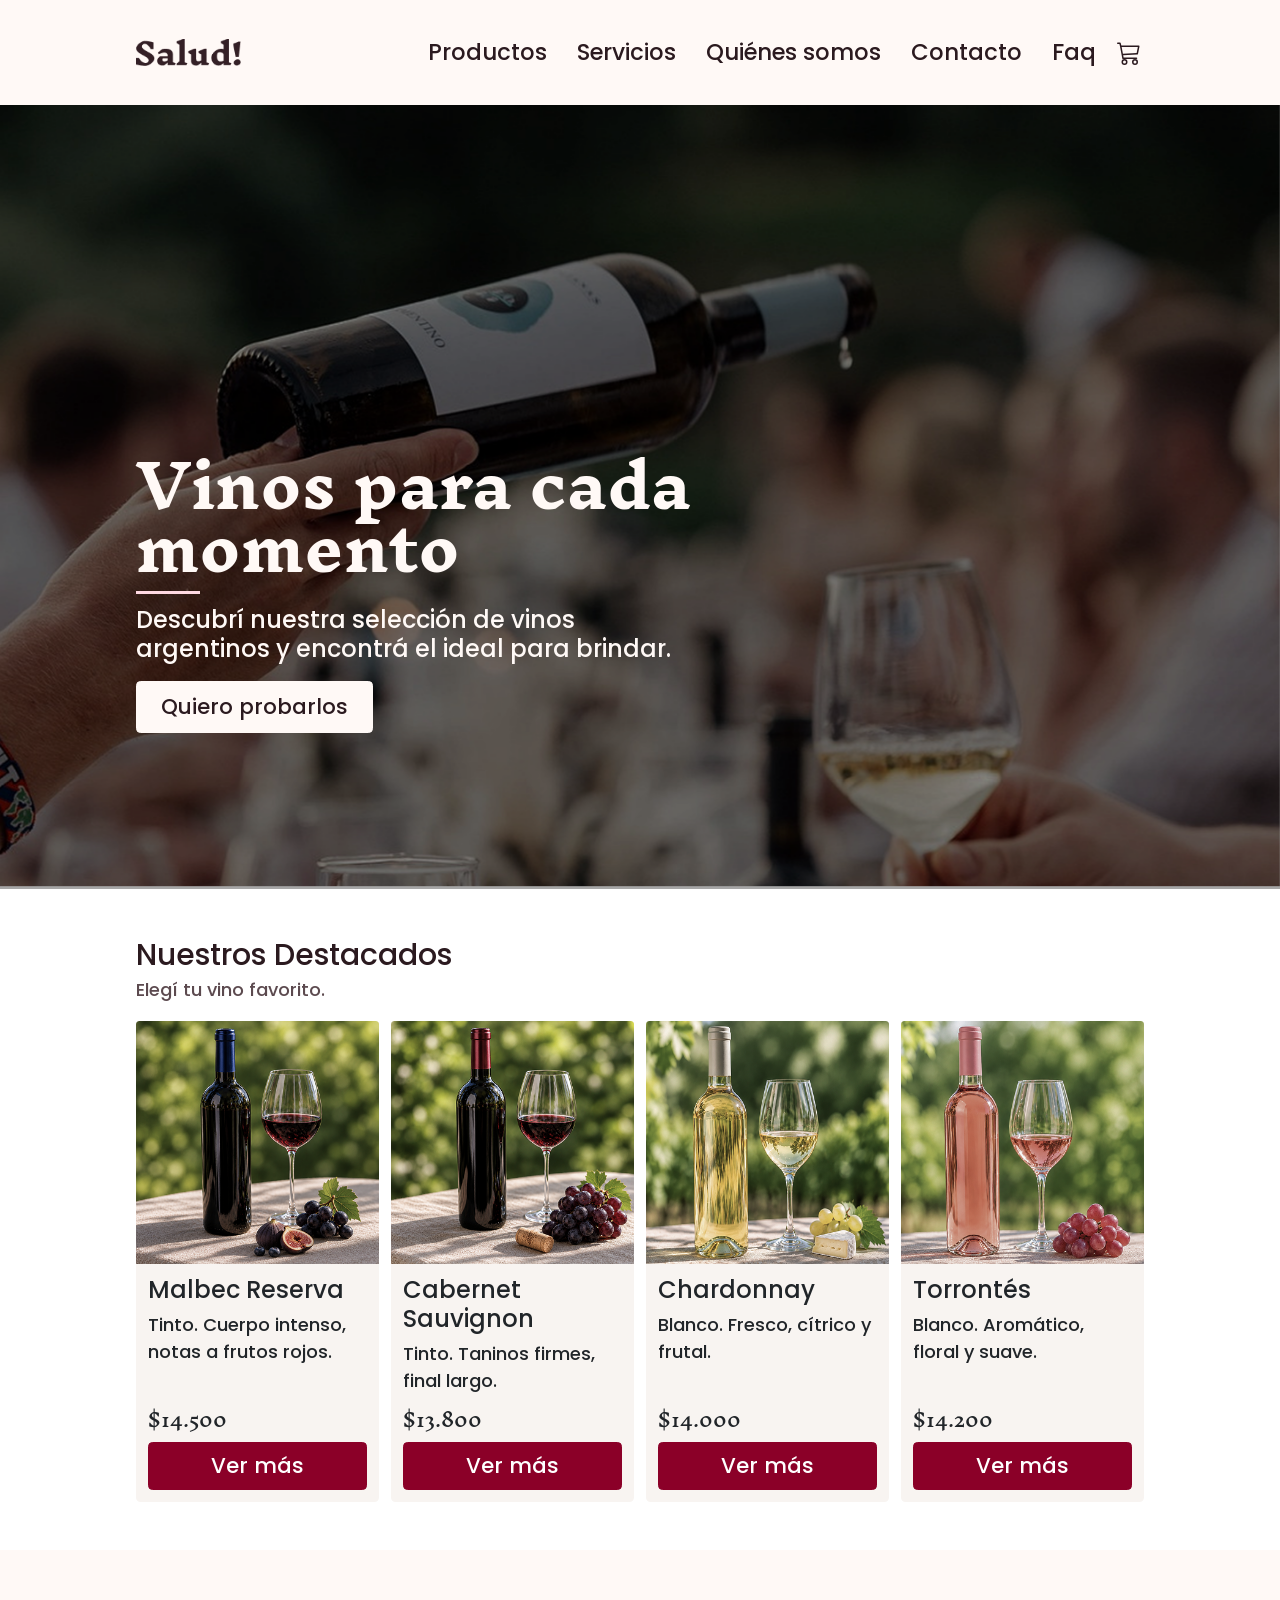
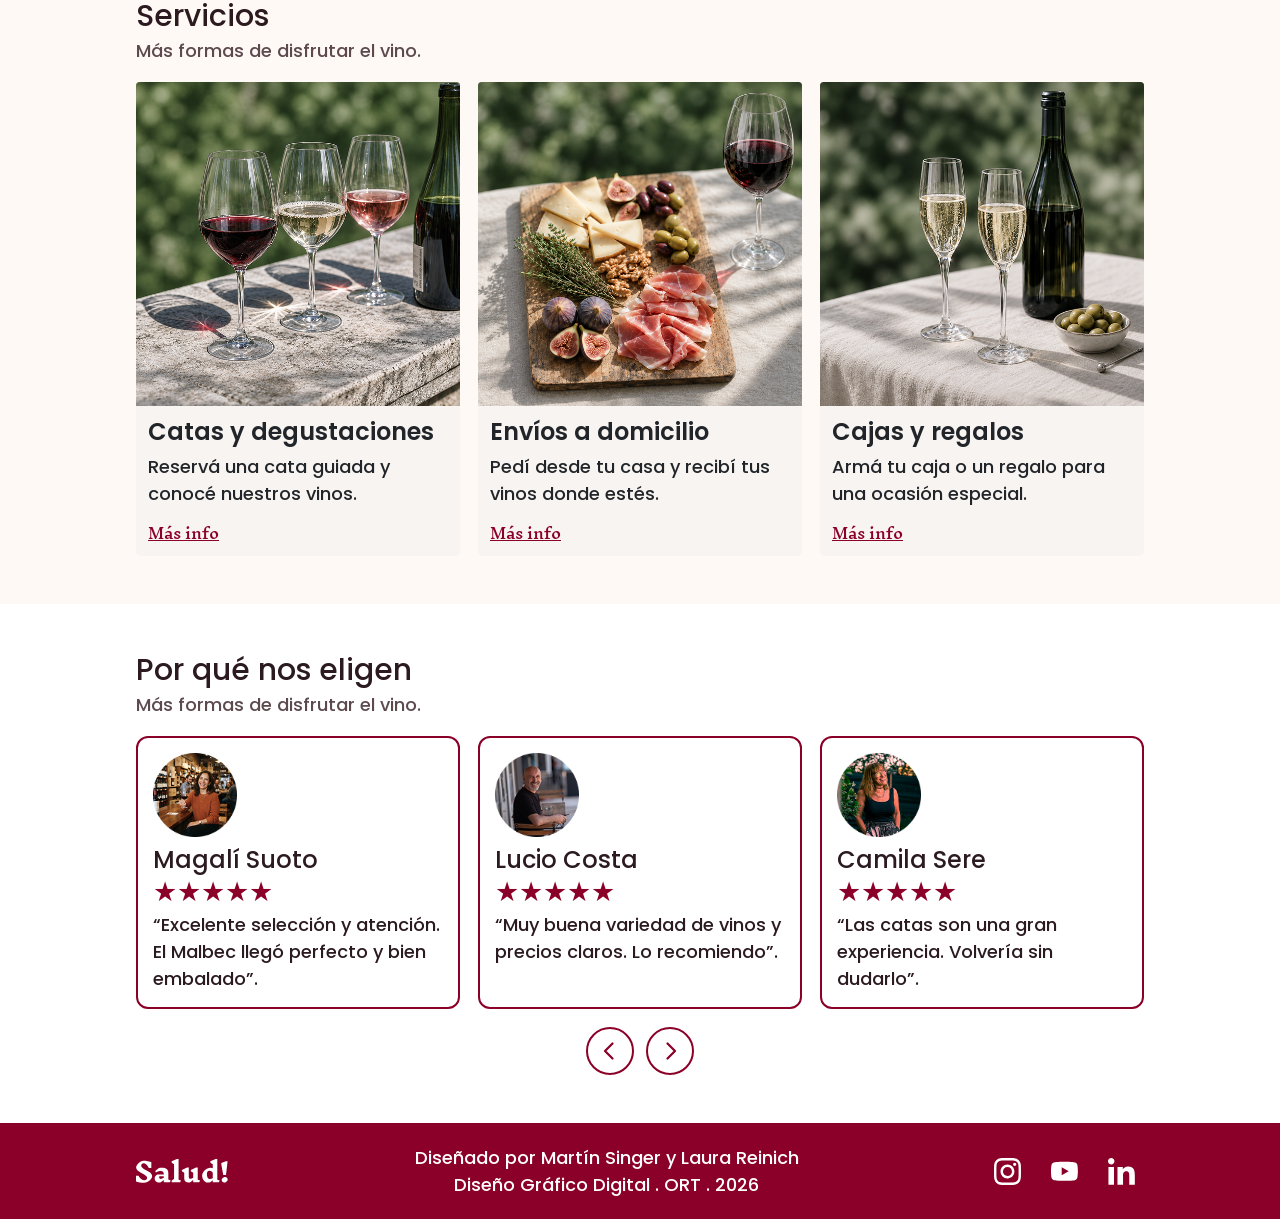
<file: index.html>
<!DOCTYPE html>
<html lang="es">

<head>
    <meta charset="UTF-8">
    <meta name="viewport" content="width=device-width, initial-scale=1.0">
    <title>Salud! | Vinos argentinos</title>

    <!-- Tipografías de la guía: Poppins (textos) e Inknut Antiqua (títulos y detalles) -->
    <link rel="preconnect" href="https://fonts.googleapis.com">
    <link rel="preconnect" href="https://fonts.gstatic.com" crossorigin>
    <link href="https://fonts.googleapis.com/css2?family=Poppins:wght@400;500;600;700&family=Inknut+Antiqua:wght@400;600;700&display=swap" rel="stylesheet">

    <!-- Bootstrap (archivo local) -->
    <link rel="stylesheet" href="assets/bootstrap/css/bootstrap.min.css">

    <!-- Mi CSS -->
    <link rel="stylesheet" href="assets/bootstrap/css/styles.css">
</head>

<body>

    <!-- NAVBAR -->
    <header class="header fixed-top">
        <nav class="navbar navbar-expand-lg">
            <div class="container-xl px-3 px-md-4 px-lg-5">

                <!-- Logo del navbar: lleva al inicio. Para cambiar el logo, reemplazar img/logo_salud!.png (el tamaño se ajusta en .logo-img de styles.css) -->
                <a class="navbar-brand d-flex align-items-center" href="index.html">
                    <img src="img/logo_salud!.png" alt="Salud!" class="logo-img">
                </a>

                <!-- Carrito + hamburguesa (en desktop queda solo el carrito, a la derecha) -->
                <div class="d-flex align-items-center gap-2 order-lg-3 ms-auto ms-lg-3">
                    <!-- Lleva a Productos, donde está el carrito de compras -->
                    <a class="link-carrito" href="productos.html" aria-label="Ir al carrito de compras">
                        <svg xmlns="http://www.w3.org/2000/svg" width="24" height="24" fill="currentColor"
                            viewBox="0 0 16 16" aria-hidden="true">
                            <path d="M0 1.5A.5.5 0 0 1 .5 1H2a.5.5 0 0 1 .485.379L2.89 3H14.5a.5.5 0 0 1 .49.598l-1 5a.5.5 0 0 1-.465.401l-9.397.472L4.415 11H13a.5.5 0 0 1 0 1H4a.5.5 0 0 1-.491-.408L2.01 3.607 1.61 2H.5a.5.5 0 0 1-.5-.5M3.102 4l.84 4.479 9.144-.459L13.89 4zM5 12a2 2 0 1 0 0 4 2 2 0 0 0 0-4m7 0a2 2 0 1 0 0 4 2 2 0 0 0 0-4m-7 1a1 1 0 1 1 0 2 1 1 0 0 1 0-2m7 0a1 1 0 1 1 0 2 1 1 0 0 1 0-2" />
                        </svg>
                    </a>

                    <button class="navbar-toggler" type="button" data-bs-toggle="collapse" data-bs-target="#mainNav"
                        aria-controls="mainNav" aria-expanded="false" aria-label="Abrir menú">
                        <span class="navbar-toggler-icon"></span>
                    </button>
                </div>

                <div class="collapse navbar-collapse justify-content-end order-lg-2" id="mainNav">
                    <!-- Links del menú. La clase "active" (fondo rosa) marca la página actual: al copiar este menú a otra página, mover "active" y aria-current al link correspondiente -->
                    <ul class="navbar-nav align-items-lg-center salud-navlist">
                        <li class="nav-item">
                            <a class="nav-link" href="productos.html">Productos</a>
                        </li>
                        <li class="nav-item">
                            <a class="nav-link" href="servicios.html">Servicios</a>
                        </li>
                        <li class="nav-item">
                            <a class="nav-link" href="quienes-somos.html">Quiénes somos</a>
                        </li>
                        <li class="nav-item">
                            <a class="nav-link" href="contacto.html">Contacto</a>
                        </li>
                        <li class="nav-item">
                            <a class="nav-link" href="faq.html">Faq</a>
                        </li>
                        
                    </ul>
                </div>

            </div>
        </nav>
    </header>

    <main>

        <!-- ================= HERO ================= -->
        <section id="hero" class="hero-section">
            <!-- Carrusel de fondo del hero (3 fotos que cambian solas cada 5 segundos: data-bs-interval="5000" en milisegundos).
                 La foto con la clase "active" es la que se muestra primero. Para agregar una foto, copiar un bloque "carousel-item" -->
            <div id="heroCarousel" class="carousel slide" data-bs-ride="carousel"
                data-bs-interval="5000">
                <div class="carousel-inner">
                    <div class="carousel-item">
                        <img src="img/vinos_para_cada_momento1.png" class="d-block w-100 hero-img" alt="Mesa con vinos">
                    </div>
                    <div class="carousel-item active">
                        <img src="img/vinos_para_cada_momento2.png" class="d-block w-100 hero-img" alt="Botellas y copas">
                    </div>
                    <div class="carousel-item">
                        <img src="img/vinos_para_cada_momento3.png" class="d-block w-100 hero-img" alt="Selección de vinos">
                    </div>
                </div>
            </div>

            <!-- Contenido del hero: .hero-content ocupa todo el ancho (capa oscura) y el texto va dentro del contenedor -->
            <div class="hero-content">
                <div class="container-xl px-3 px-md-4 px-lg-5">
                    <div class="hero-text">
                        <h1 class="hero-title">
                            <span class="hero-title-main">Vinos para cada momento</span>
                        </h1>
                        <div class="hero-divider"></div>
                        <h2 class="hero-subtitle">Descubrí nuestra selección de vinos argentinos y
                            encontrá el ideal para brindar.</h2>
                        <a class="btn btn-hero" href="productos.html">Quiero probarlos</a>
                    </div>
                </div>
            </div>
        </section>

        <!-- ================= NUESTROS DESTACADOS ================= -->
        <section id="destacados" class="seccion">
            <div class="container-xl px-3 px-md-4 px-lg-5">

                <h2 class="titulo-seccion">Nuestros Destacados</h2>
                <p class="subtitulo-seccion">Elegí tu vino favorito.</p>

                <!-- Grilla de cards: 1 columna en celular, 2 en tablet chica, 4 en desktop (row-cols-*). "g-3" es la separación entre cards.
                     Cada card tiene: foto, nombre (card-title), descripción (card-text), precio y botón "Ver más" que lleva a Productos -->
                <div class="row row-cols-1 row-cols-sm-2 row-cols-lg-4 g-3">

                    <!-- Card 1 -->
                    <div class="col">
                        <article class="card card-vino h-100">
                            <div class="position-relative">
                                <img src="img/productos_malbec_reserva.png" class="card-img-top" alt="Botella y copa de Malbec Reserva">
                            </div>
                            <div class="card-body d-flex flex-column">
                                <h3 class="card-title">Malbec Reserva</h3>
                                <p class="card-text">Tinto. Cuerpo intenso, notas a frutos rojos.</p>
                                <p class="precio mt-auto">$14.500</p>
                                <a href="productos.html" class="btn btn-salud w-100 text-center text-decoration-none">Ver más</a>
                            </div>
                        </article>
                    </div>

                    <!-- Card 2 -->
                    <div class="col">
                        <article class="card card-vino h-100">
                            <div class="position-relative">
                                <img src="img/productos_cabernet_sauvignon.png" class="card-img-top" alt="Botella y copa de Cabernet Sauvignon">
                            </div>
                            <div class="card-body d-flex flex-column">
                                <h3 class="card-title">Cabernet Sauvignon</h3>
                                <p class="card-text">Tinto. Taninos firmes, final largo.</p>
                                <p class="precio mt-auto">$13.800</p>
                                <a href="productos.html" class="btn btn-salud w-100 text-center text-decoration-none">Ver más</a>
                            </div>
                        </article>
                    </div>

                    <!-- Card 3 -->
                    <div class="col">
                        <article class="card card-vino h-100">
                            <div class="position-relative">
                                <img src="img/productos_chardonay_blanco.png" class="card-img-top" alt="Botella y copa de Chardonnay">
                            </div>
                            <div class="card-body d-flex flex-column">
                                <h3 class="card-title">Chardonnay</h3>
                                <p class="card-text">Blanco. Fresco, cítrico y frutal.</p>
                                <p class="precio mt-auto">$14.000</p>
                                <a href="productos.html" class="btn btn-salud w-100 text-center text-decoration-none">Ver más</a>
                            </div>
                        </article>
                    </div>

                    <!-- Card 4 -->
                    <div class="col">
                        <article class="card card-vino h-100">
                            <div class="position-relative">
                                <img src="img/productos_torrontes.png" class="card-img-top" alt="Botella y copa de Torrontés">
                            </div>
                            <div class="card-body d-flex flex-column">
                                <h3 class="card-title">Torrontés</h3>
                                <p class="card-text">Blanco. Aromático, floral y suave.</p>
                                <p class="precio mt-auto">$14.200</p>
                                <a href="productos.html" class="btn btn-salud w-100 text-center text-decoration-none">Ver más</a>
                            </div>
                        </article>
                    </div>

                </div>
            </div>
        </section>

        <!-- ================= SERVICIOS ================= -->
        <section id="servicios" class="seccion seccion-servicios">
            <div class="container-xl px-3 px-md-4 px-lg-5">

                <h2 class="titulo-seccion">Servicios</h2>
                <p class="subtitulo-seccion">Más formas de disfrutar el vino.</p>

                <!-- Grilla de servicios: 1 columna en celular y 3 en desktop. Cada card termina con un link "Más info" a servicios.html -->
                <div class="row row-cols-1 row-cols-lg-3 g-4">

                    <!-- Servicio 1 -->
                    <div class="col">
                        <article class="card card-servicio h-100">
                            <img src="img/servicios_cata.png" class="card-img-top" alt="Copas de vino tinto, blanco y rosado">
                            <div class="card-body d-flex flex-column">
                                <h3 class="card-title">Catas y degustaciones</h3>
                                <p class="card-text">Reservá una cata guiada y conocé nuestros vinos.</p>
                                <a class="link-mas-info mt-auto" href="servicios.html">Más info</a>
                            </div>
                        </article>
                    </div>

                    <!-- Servicio 2 -->
                    <div class="col">
                        <article class="card card-servicio h-100">
                            <img src="img/servicios_envios.png" class="card-img-top" alt="Tabla de quesos y fiambres con una copa de vino">
                            <div class="card-body d-flex flex-column">
                                <h3 class="card-title">Envíos a domicilio</h3>
                                <p class="card-text">Pedí desde tu casa y recibí tus vinos donde estés.</p>
                                <a class="link-mas-info mt-auto" href="servicios.html">Más info</a>
                            </div>
                        </article>
                    </div>

                    <!-- Servicio 3 -->
                    <div class="col">
                        <article class="card card-servicio h-100">
                            <img src="img/servicios_cajas.png" class="card-img-top" alt="Caja de regalo junto a una botella y dos copas">
                            <div class="card-body d-flex flex-column">
                                <h3 class="card-title">Cajas y regalos</h3>
                                <p class="card-text">Armá tu caja o un regalo para una ocasión especial.</p>
                                <a class="link-mas-info mt-auto" href="servicios.html">Más info</a>
                            </div>
                        </article>
                    </div>

                </div>
            </div>
        </section>

        <!-- ================= POR QUÉ NOS ELIGEN ================= -->
        <section id="opiniones" class="seccion">
            <div class="container-xl px-3 px-md-4 px-lg-5">

                <h2 class="titulo-seccion">Por qué nos eligen</h2>
                <p class="subtitulo-seccion">Más formas de disfrutar el vino.</p>

                <!-- Carrusel SOLO CELULAR (d-lg-none lo oculta en desktop): una opinión por diapositiva, 6 en total. Si se agrega o cambia una opinión, hacerlo también en el carrusel de desktop de abajo -->
                <div id="opinionesCarouselMobile" class="carousel slide d-lg-none">
                    <div class="carousel-inner">
                        <div class="carousel-item active">
                            <article class="testimonio-card">
                                    <div class="testimonio-avatar">
                                        <img src="img/testimonio_magali.png" alt="Magalí Suoto">
                                    </div>
                                    <h3>Magalí Suoto</h3>
                                    <div class="stars" aria-label="5 estrellas">★★★★★</div>
                                    <p>“Excelente selección y atención. El Malbec llegó perfecto y bien embalado”.</p>
                                </article>
                        </div>
                        <div class="carousel-item">
                            <article class="testimonio-card">
                                    <div class="testimonio-avatar">
                                        <img src="img/testimonio_lucio.png" alt="Lucio Costa">
                                    </div>
                                    <h3>Lucio Costa</h3>
                                    <div class="stars" aria-label="5 estrellas">★★★★★</div>
                                    <p>“Muy buena variedad de vinos y precios claros. Lo recomiendo”.</p>
                                </article>
                        </div>
                        <div class="carousel-item">
                            <article class="testimonio-card">
                                    <div class="testimonio-avatar">
                                        <img src="img/testimonio_camila.png" alt="Camila Sere">
                                    </div>
                                    <h3>Camila Sere</h3>
                                    <div class="stars" aria-label="5 estrellas">★★★★★</div>
                                    <p>“Las catas son una gran experiencia. Volvería sin dudarlo”.</p>
                                </article>
                        </div>
                        <div class="carousel-item">
                            <article class="testimonio-card">
                                    <div class="testimonio-avatar">
                                        <img src="img/testimonio_sofia.png" alt="Sofía Ramírez">
                                    </div>
                                    <h3>Sofía Ramírez</h3>
                                    <div class="stars" aria-label="5 estrellas">★★★★★</div>
                                    <p>“Compré una caja de regalo para mi papá y fue un acierto total. Muy bien presentada”.</p>
                                </article>
                        </div>
                        <div class="carousel-item">
                            <article class="testimonio-card">
                                    <div class="testimonio-avatar">
                                        <img src="img/testimonio_federico.png" alt="Federico Paz">
                                    </div>
                                    <h3>Federico Paz</h3>
                                    <div class="stars" aria-label="5 estrellas">★★★★★</div>
                                    <p>“Me asesoraron para elegir un vino para una cena y salió todo perfecto”.</p>
                                </article>
                        </div>
                        <div class="carousel-item">
                            <article class="testimonio-card">
                                    <div class="testimonio-avatar">
                                        <img src="img/testimonio_valentina.png" alt="Valentina Gómez">
                                    </div>
                                    <h3>Valentina Gómez</h3>
                                    <div class="stars" aria-label="5 estrellas">★★★★★</div>
                                    <p>“El Torrontés es mi nuevo favorito. Comprar desde la web fue muy fácil”.</p>
                                </article>
                        </div>
                    </div>

                    <div class="opiniones-controles">
                        <button class="flecha-opiniones" type="button" data-bs-target="#opinionesCarouselMobile" data-bs-slide="prev" aria-label="Opinión anterior">
                            <svg xmlns="http://www.w3.org/2000/svg" width="20" height="20" viewBox="0 0 16 16" fill="none" stroke="currentColor" stroke-width="1.8" stroke-linecap="round" stroke-linejoin="round" aria-hidden="true"><path d="M10 2L4 8l6 6"/></svg>
                        </button>
                        <button class="flecha-opiniones" type="button" data-bs-target="#opinionesCarouselMobile" data-bs-slide="next" aria-label="Opinión siguiente">
                            <svg xmlns="http://www.w3.org/2000/svg" width="20" height="20" viewBox="0 0 16 16" fill="none" stroke="currentColor" stroke-width="1.8" stroke-linecap="round" stroke-linejoin="round" aria-hidden="true"><path d="M6 2l6 6-6 6"/></svg>
                        </button>
                    </div>
                </div>

                <!-- Carrusel SOLO DESKTOP (d-none d-lg-block lo oculta en celular): cada diapositiva muestra 3 opiniones (sin autoplay, se pasa con las flechas) -->
                <div id="opinionesCarousel" class="carousel slide d-none d-lg-block">
                    <div class="carousel-inner">

                        <!-- Diapositiva 1 -->
                        <div class="carousel-item active">
                            <div class="row row-cols-1 row-cols-lg-3 g-4">
                            <div class="col">
                                <article class="testimonio-card">
                                    <div class="testimonio-avatar">
                                        <img src="img/testimonio_magali.png" alt="Magalí Suoto">
                                    </div>
                                    <h3>Magalí Suoto</h3>
                                    <div class="stars" aria-label="5 estrellas">★★★★★</div>
                                    <p>“Excelente selección y atención. El Malbec llegó perfecto y bien embalado”.</p>
                                </article>
                            </div>
                            <div class="col">
                                <article class="testimonio-card">
                                    <div class="testimonio-avatar">
                                        <img src="img/testimonio_lucio.png" alt="Lucio Costa">
                                    </div>
                                    <h3>Lucio Costa</h3>
                                    <div class="stars" aria-label="5 estrellas">★★★★★</div>
                                    <p>“Muy buena variedad de vinos y precios claros. Lo recomiendo”.</p>
                                </article>
                            </div>
                            <div class="col">
                                <article class="testimonio-card">
                                    <div class="testimonio-avatar">
                                        <img src="img/testimonio_camila.png" alt="Camila Sere">
                                    </div>
                                    <h3>Camila Sere</h3>
                                    <div class="stars" aria-label="5 estrellas">★★★★★</div>
                                    <p>“Las catas son una gran experiencia. Volvería sin dudarlo”.</p>
                                </article>
                            </div>
                            </div>
                        </div>

                        <!-- Diapositiva 2 -->
                        <div class="carousel-item">
                            <div class="row row-cols-1 row-cols-lg-3 g-4">
                            <div class="col">
                                <article class="testimonio-card">
                                    <div class="testimonio-avatar">
                                        <img src="img/testimonio_sofia.png" alt="Sofía Ramírez">
                                    </div>
                                    <h3>Sofía Ramírez</h3>
                                    <div class="stars" aria-label="5 estrellas">★★★★★</div>
                                    <p>“Compré una caja de regalo para mi papá y fue un acierto total. Muy bien presentada”.</p>
                                </article>
                            </div>
                            <div class="col">
                                <article class="testimonio-card">
                                    <div class="testimonio-avatar">
                                        <img src="img/testimonio_federico.png" alt="Federico Paz">
                                    </div>
                                    <h3>Federico Paz</h3>
                                    <div class="stars" aria-label="5 estrellas">★★★★★</div>
                                    <p>“Me asesoraron para elegir un vino para una cena y salió todo perfecto”.</p>
                                </article>
                            </div>
                            <div class="col">
                                <article class="testimonio-card">
                                    <div class="testimonio-avatar">
                                        <img src="img/testimonio_valentina.png" alt="Valentina Gómez">
                                    </div>
                                    <h3>Valentina Gómez</h3>
                                    <div class="stars" aria-label="5 estrellas">★★★★★</div>
                                    <p>“El Torrontés es mi nuevo favorito. Comprar desde la web fue muy fácil”.</p>
                                </article>
                            </div>
                            </div>
                        </div>

                    </div>

                    <!-- Flechas -->
                    <div class="opiniones-controles">
                        <button class="flecha-opiniones" type="button" data-bs-target="#opinionesCarousel" data-bs-slide="prev" aria-label="Opiniones anteriores">
                            <svg xmlns="http://www.w3.org/2000/svg" width="20" height="20" viewBox="0 0 16 16" fill="none" stroke="currentColor" stroke-width="1.8" stroke-linecap="round" stroke-linejoin="round" aria-hidden="true"><path d="M10 2L4 8l6 6"/></svg>
                        </button>
                        <button class="flecha-opiniones" type="button" data-bs-target="#opinionesCarousel" data-bs-slide="next" aria-label="Opiniones siguientes">
                            <svg xmlns="http://www.w3.org/2000/svg" width="20" height="20" viewBox="0 0 16 16" fill="none" stroke="currentColor" stroke-width="1.8" stroke-linecap="round" stroke-linejoin="round" aria-hidden="true"><path d="M6 2l6 6-6 6"/></svg>
                        </button>
                    </div>
                </div>

            </div>
        </section>

    </main>

    <!-- ================= FOOTER ================= -->
    <footer class="footer-salud">
        <div class="container-xl px-3 px-md-4 px-lg-5">
            <div class="d-flex flex-column flex-md-row justify-content-between align-items-center gap-3 text-center">

                <!-- Logo del footer (versión SVG, tamaño en .footer-logo de styles.css) -->
                <a aria-label="Inicio" href="index.html" class="footer-brand">
                    <img src="img/Salud!.svg" alt="Salud!" class="footer-logo">
                </a>

                <!-- Créditos del sitio (texto del medio) -->
                <div class="footer-info">
                    <p>Diseñado por Martín Singer y Laura Reinich</p>
                    <p>Diseño Gráfico Digital . ORT . 2026</p>
                </div>

                <!-- Íconos de redes sociales: para cambiar a dónde llevan, editar el href de cada link (abren en pestaña nueva) -->
                <div class="footer-social d-flex justify-content-center gap-3">
                    <a href="https://www.instagram.com/" target="_blank" rel="noopener noreferrer" aria-label="Instagram"><img src="img/icono_instagram.svg" alt="Instagram"></a>
                    <a href="https://www.youtube.com/" target="_blank" rel="noopener noreferrer" aria-label="YouTube"><img src="img/icono_youtube.svg" alt="YouTube"></a>
                    <a href="https://www.linkedin.com/feed/" target="_blank" rel="noopener noreferrer" aria-label="LinkedIn"><img src="img/icono_linkedin.svg" alt="LinkedIn"></a>
                </div>

            </div>
        </div>
    </footer>

    <!-- Scripts al final del body -->
    <script src="assets/bootstrap/js/bootstrap.bundle.min.js"></script>
</body>

</html>
</file>
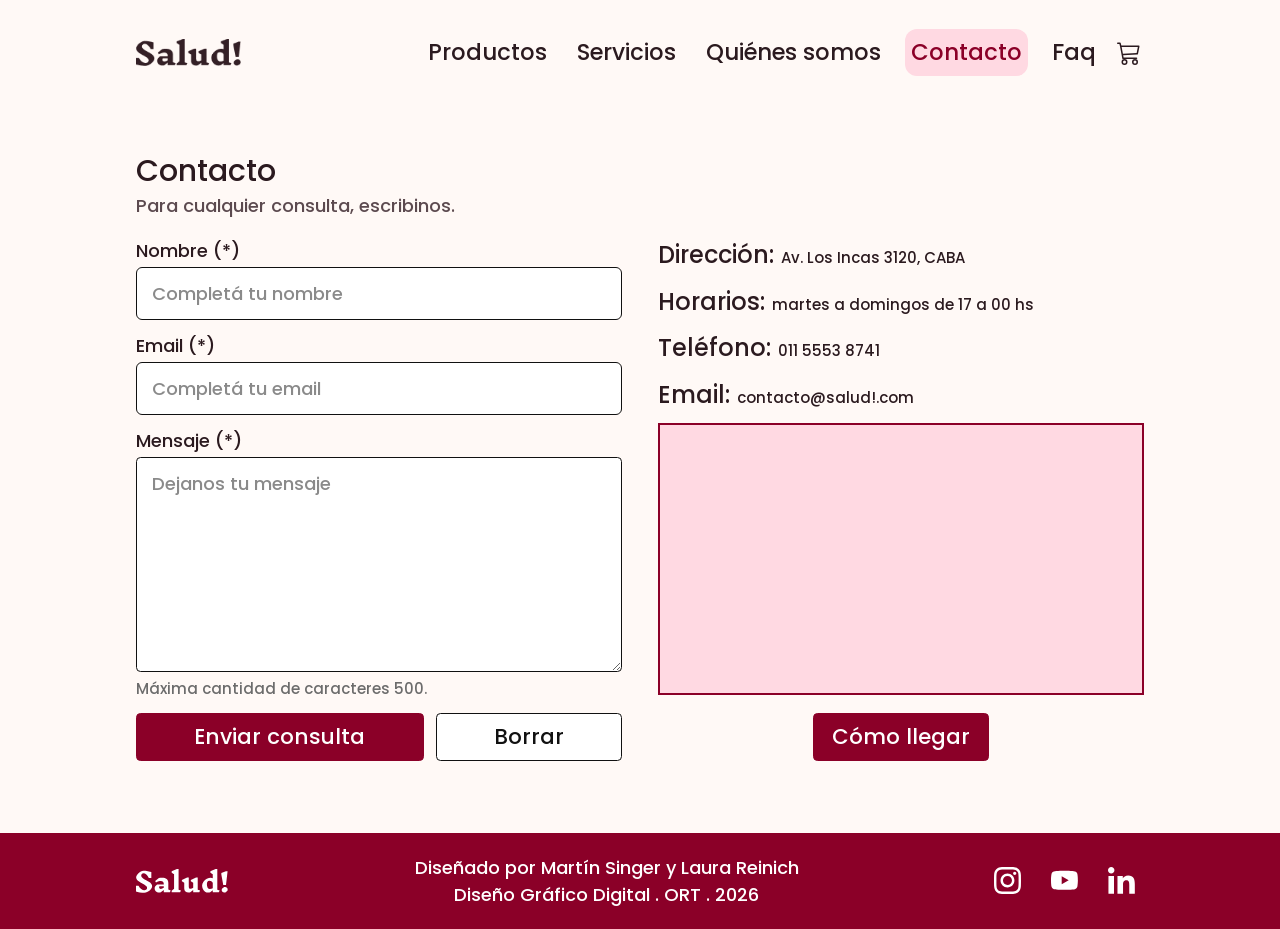
<file: contacto.html>
<!DOCTYPE html>
<html lang="es">

<head>
    <meta charset="UTF-8">
    <meta name="viewport" content="width=device-width, initial-scale=1.0">
    <title>Contacto | Salud!</title>

    <!-- Tipografías de la guía: Poppins (textos) e Inknut Antiqua (títulos y detalles) -->
    <link rel="preconnect" href="https://fonts.googleapis.com">
    <link rel="preconnect" href="https://fonts.gstatic.com" crossorigin>
    <link href="https://fonts.googleapis.com/css2?family=Poppins:wght@400;500;600;700&family=Inknut+Antiqua:wght@400;600;700&display=swap" rel="stylesheet">

    <!-- Bootstrap (archivo local) -->
    <link rel="stylesheet" href="assets/bootstrap/css/bootstrap.min.css">

     <!-- Mi CSS -->
    <link rel="stylesheet" href="assets/bootstrap/css/styles.css">
    <link rel="stylesheet" href="assets/bootstrap/css/contacto.css">
</head>

<body>

    <!-- NAVBAR -->
    <header class="header fixed-top">
        <nav class="navbar navbar-expand-lg">
            <div class="container-xl px-3 px-md-4 px-lg-5">

                <!-- Logo del navbar: lleva al inicio. Para cambiar el logo, reemplazar img/logo_salud!.png (el tamaño se ajusta en .logo-img de styles.css) -->
                <a class="navbar-brand d-flex align-items-center" href="index.html">
                    <img src="img/logo_salud!.png" alt="Salud!" class="logo-img">
                </a>

                <!-- Carrito + hamburguesa (en desktop queda solo el carrito, a la derecha) -->
                <div class="d-flex align-items-center gap-2 order-lg-3 ms-auto ms-lg-3">
                    <!-- Lleva a Productos, donde está el carrito de compras -->
                    <a class="link-carrito" href="productos.html" aria-label="Ir al carrito de compras">
                        <svg xmlns="http://www.w3.org/2000/svg" width="24" height="24" fill="currentColor"
                            viewBox="0 0 16 16" aria-hidden="true">
                            <path d="M0 1.5A.5.5 0 0 1 .5 1H2a.5.5 0 0 1 .485.379L2.89 3H14.5a.5.5 0 0 1 .49.598l-1 5a.5.5 0 0 1-.465.401l-9.397.472L4.415 11H13a.5.5 0 0 1 0 1H4a.5.5 0 0 1-.491-.408L2.01 3.607 1.61 2H.5a.5.5 0 0 1-.5-.5M3.102 4l.84 4.479 9.144-.459L13.89 4zM5 12a2 2 0 1 0 0 4 2 2 0 0 0 0-4m7 0a2 2 0 1 0 0 4 2 2 0 0 0 0-4m-7 1a1 1 0 1 1 0 2 1 1 0 0 1 0-2m7 0a1 1 0 1 1 0 2 1 1 0 0 1 0-2" />
                        </svg>
                    </a>

                    <button class="navbar-toggler" type="button" data-bs-toggle="collapse" data-bs-target="#mainNav"
                        aria-controls="mainNav" aria-expanded="false" aria-label="Abrir menú">
                        <span class="navbar-toggler-icon"></span>
                    </button>
                </div>

                <div class="collapse navbar-collapse justify-content-end order-lg-2" id="mainNav">
                    <!-- Links del menú. La clase "active" (fondo rosa) marca la página actual -->
                    <ul class="navbar-nav align-items-lg-center salud-navlist">
                        <li class="nav-item">
                            <a class="nav-link" href="productos.html">Productos</a>
                        </li>
                        <li class="nav-item">
                            <a class="nav-link" href="servicios.html">Servicios</a>
                        </li>
                        <li class="nav-item">
                            <a class="nav-link" href="quienes-somos.html">Quiénes somos</a>
                        </li>
                        <li class="nav-item">
                            <a class="nav-link active" href="contacto.html" aria-current="page">Contacto</a>
                        </li>
                        <li class="nav-item">
                            <a class="nav-link" href="faq.html">Faq</a>
                        </li>
                    </ul>
                </div>

            </div>
        </nav>
    </header>

    <main class="fondo-crema">

        <!-- ================= CONTACTO ================= -->
        <section class="seccion seccion-contacto contacto-pagina">
            <div class="container-xl px-3 px-md-4 px-lg-5">

                <h1 class="titulo-seccion">Contacto</h1>
                <p class="subtitulo-seccion">Para cualquier consulta, escribinos.</p>

                <!-- Dos columnas desde 768px (formulario | datos y mapa); en celular se apilan. Estilos en contacto.css -->
                <div class="row g-4 g-lg-5">

                    <!-- Columna izquierda: formulario -->
                    <div class="col-md-6 d-flex flex-column">
                        <!-- Formulario: por ahora "action" abre el programa de mail con el destinatario indicado. Para cambiar el mail de destino, editar el mailto: (y el mail que se muestra en "Email:" más abajo). El "(*)" marca campos obligatorios (required) -->
                        <form action="mailto:contacto@salud!.com" method="post" enctype="text/plain" id="formContacto" class="d-flex flex-column flex-grow-1">

                            <div class="mb-3">
                                <label for="nombre" class="form-label">Nombre (*)</label>
                                <input type="text" class="form-control form-control-lg" id="nombre" name="nombre"
                                    placeholder="Completá tu nombre" required>
                            </div>

                            <div class="mb-3">
                                <label for="email" class="form-label">Email (*)</label>
                                <input type="email" class="form-control form-control-lg" id="email" name="email"
                                    placeholder="Completá tu email" required>
                            </div>

                            <div class="mb-2">
                                <label for="mensaje" class="form-label">Mensaje (*)</label>
                                <!-- rows="7" = alto del cuadro de mensaje. maxlength="500" = límite de caracteres (si se cambia, actualizar también el texto "Máxima cantidad de caracteres 500." de abajo) -->
                                <textarea class="form-control" id="mensaje" name="mensaje" rows="7" maxlength="500"
                                    placeholder="Dejanos tu mensaje" required></textarea>
                            </div>

                            <p class="contador mb-3">Máxima cantidad de caracteres 500.</p>

                            <!-- Botones: "Enviar consulta" envía el formulario y "Borrar" (type="reset") limpia todos los campos -->
                            <div class="d-flex gap-3 mt-auto">
                                <button type="submit" class="btn btn-bordo flex-fill">Enviar consulta</button>
                                <button type="reset" class="btn btn-borde flex-fill">Borrar</button>
                            </div>

                        </form>
                    </div>

                    <!-- Columna derecha: datos y mapa -->
                    <div class="col-md-6 d-flex flex-column">

                        <!-- Datos del local (si cambian, actualizar también el mapa y el link "Cómo llegar" de más abajo, y el horario en faq.html) -->
                        <p class="dato"><strong>Dirección:</strong> Av. Los Incas 3120, CABA</p>
                        <p class="dato"><strong>Horarios:</strong> martes a domingos de 17 a 00 hs</p>
                        <p class="dato"><strong>Teléfono:</strong> 011 5553 8741</p>
                        <p class="dato"><strong>Email:</strong> contacto@salud!.com</p>

                        <!-- Mapa de Google: la dirección va en "q=" dentro del src del iframe. El marco y el alto se editan en .mapa de contacto.css -->
                        <div class="mapa mb-4">
                            <iframe
                                src="https://www.google.com/maps?q=Av.+Los+Incas+3120,+CABA&output=embed"
                                title="Google Maps: ubicación del local"
                                loading="lazy"
                                referrerpolicy="no-referrer-when-downgrade"
                                allowfullscreen></iframe>
                        </div>

                        <!-- Botón "Cómo llegar": abre Google Maps con la ruta hacia la dirección (parámetro "destination=") -->
                        <div class="text-center">
                            <a href="https://www.google.com/maps/dir/?api=1&destination=Av.+Los+Incas+3120,+CABA"
                                target="_blank" rel="noopener" class="btn btn-bordo">Cómo llegar</a>
                        </div>

                    </div>
                </div>
            </div>
        </section>

    </main>

    <!-- ================= FOOTER ================= -->
    <footer class="footer-salud">
        <div class="container-xl px-3 px-md-4 px-lg-5">
            <div class="d-flex flex-column flex-md-row justify-content-between align-items-center gap-3 text-center">

                <!-- Logo del footer (versión SVG, tamaño en .footer-logo de styles.css) -->
                <a aria-label="Inicio" href="index.html" class="footer-brand">
                    <img src="img/Salud!.svg" alt="Salud!" class="footer-logo">
                </a>

                <!-- Créditos del sitio (texto del medio) -->
                <div class="footer-info">
                    <p>Diseñado por Martín Singer y Laura Reinich</p>
                    <p>Diseño Gráfico Digital . ORT . 2026</p>
                </div>

                <!-- Íconos de redes sociales: para cambiar a dónde llevan, editar el href de cada link (abren en pestaña nueva) -->
                <div class="footer-social d-flex justify-content-center gap-3">
                    <a href="https://www.instagram.com/" target="_blank" rel="noopener noreferrer" aria-label="Instagram"><img src="img/icono_instagram.svg" alt="Instagram"></a>
                    <a href="https://www.youtube.com/" target="_blank" rel="noopener noreferrer" aria-label="YouTube"><img src="img/icono_youtube.svg" alt="YouTube"></a>
                    <a href="https://www.linkedin.com/feed/" target="_blank" rel="noopener noreferrer" aria-label="LinkedIn"><img src="img/icono_linkedin.svg" alt="LinkedIn"></a>
                </div>

            </div>
        </div>
    </footer>

    <!-- Scripts al final del body -->
    <script src="assets/bootstrap/js/bootstrap.bundle.min.js"></script>
</body>

</html>
</file>
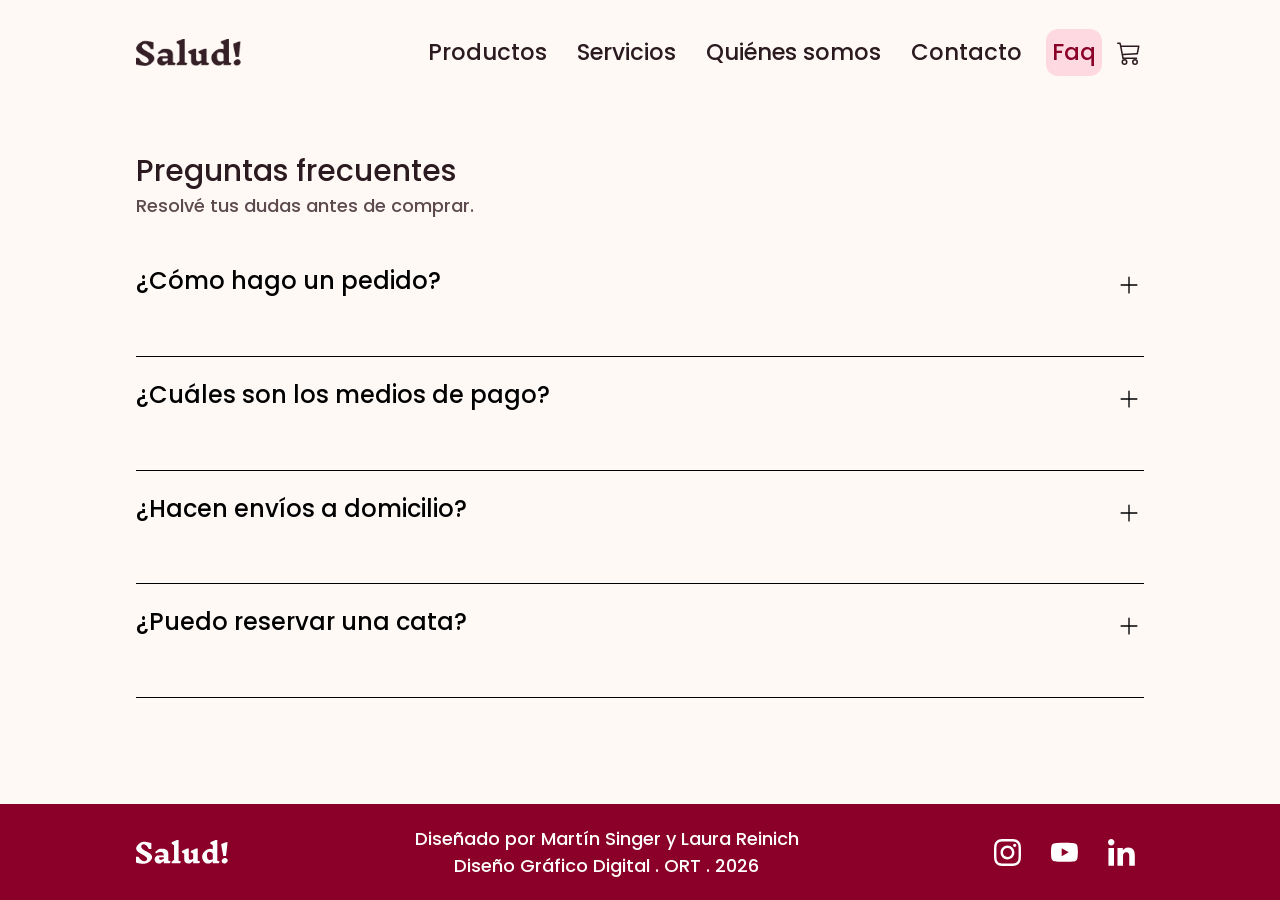
<file: faq.html>
<!DOCTYPE html>
<html lang="es">

<head>
    <meta charset="UTF-8">
    <meta name="viewport" content="width=device-width, initial-scale=1.0">
    <title>Preguntas frecuentes | Salud!</title>

    <!-- Tipografías de la guía: Poppins (textos) e Inknut Antiqua (títulos y detalles) -->
    <link rel="preconnect" href="https://fonts.googleapis.com">
    <link rel="preconnect" href="https://fonts.gstatic.com" crossorigin>
    <link href="https://fonts.googleapis.com/css2?family=Poppins:wght@400;500;600;700&family=Inknut+Antiqua:wght@400;600;700&display=swap" rel="stylesheet">

    <!-- Bootstrap (archivo local) -->
    <link rel="stylesheet" href="assets/bootstrap/css/bootstrap.min.css">

    <!-- Mi CSS -->
    <link rel="stylesheet" href="assets/bootstrap/css/styles.css">
    
<link rel="stylesheet" href="assets/bootstrap/css/faq.css">
</head>

<body>

    <!-- NAVBAR -->
    <header class="header fixed-top">
        <nav class="navbar navbar-expand-lg">
            <div class="container-xl px-3 px-md-4 px-lg-5">

                <!-- Logo del navbar: lleva al inicio. Para cambiar el logo, reemplazar img/logo_salud!.png (el tamaño se ajusta en .logo-img de styles.css) -->
                <a class="navbar-brand d-flex align-items-center" href="index.html">
                    <img src="img/logo_salud!.png" alt="Salud!" class="logo-img">
                </a>

                <!-- Carrito + hamburguesa (en desktop queda solo el carrito, a la derecha) -->
                <div class="d-flex align-items-center gap-2 order-lg-3 ms-auto ms-lg-3">
                    <!-- Lleva a Productos, donde está el carrito de compras -->
                    <a class="link-carrito" href="productos.html" aria-label="Ir al carrito de compras">
                        <svg xmlns="http://www.w3.org/2000/svg" width="24" height="24" fill="currentColor"
                            viewBox="0 0 16 16" aria-hidden="true">
                            <path d="M0 1.5A.5.5 0 0 1 .5 1H2a.5.5 0 0 1 .485.379L2.89 3H14.5a.5.5 0 0 1 .49.598l-1 5a.5.5 0 0 1-.465.401l-9.397.472L4.415 11H13a.5.5 0 0 1 0 1H4a.5.5 0 0 1-.491-.408L2.01 3.607 1.61 2H.5a.5.5 0 0 1-.5-.5M3.102 4l.84 4.479 9.144-.459L13.89 4zM5 12a2 2 0 1 0 0 4 2 2 0 0 0 0-4m7 0a2 2 0 1 0 0 4 2 2 0 0 0 0-4m-7 1a1 1 0 1 1 0 2 1 1 0 0 1 0-2m7 0a1 1 0 1 1 0 2 1 1 0 0 1 0-2" />
                        </svg>
                    </a>

                    <button class="navbar-toggler" type="button" data-bs-toggle="collapse" data-bs-target="#mainNav"
                        aria-controls="mainNav" aria-expanded="false" aria-label="Abrir menú">
                        <span class="navbar-toggler-icon"></span>
                    </button>
                </div>

                <div class="collapse navbar-collapse justify-content-end order-lg-2" id="mainNav">
                    <!-- Links del menú. La clase "active" (fondo rosa) marca la página actual -->
                    <ul class="navbar-nav align-items-lg-center salud-navlist">
                        <li class="nav-item">
                            <a class="nav-link" href="productos.html">Productos</a>
                        </li>
                        <li class="nav-item">
                            <a class="nav-link" href="servicios.html">Servicios</a>
                        </li>
                        <li class="nav-item">
                            <a class="nav-link" href="quienes-somos.html">Quiénes somos</a>
                        </li>
                        <li class="nav-item">
                            <a class="nav-link" href="contacto.html">Contacto</a>
                        </li>
                        <li class="nav-item">
                            <a class="nav-link active" href="faq.html" aria-current="page">Faq</a>
                        </li>
                    </ul>
                </div>

            </div>
        </nav>
    </header>

    <main class="fondo-crema">

        <!-- ================= PREGUNTAS FRECUENTES ================= -->
        <section class="seccion faq-pagina">
            <div class="container-xl px-3 px-md-4 px-lg-5">

                <h1 class="titulo-seccion">Preguntas frecuentes</h1>
                <p class="subtitulo-seccion">Resolvé tus dudas antes de comprar.</p>

                <!-- Acordeón de Bootstrap: cada pregunta es un ".accordion-item". Para agregar una, copiar un bloque completo y cambiar el número del id (faq5), de data-bs-target y de aria-controls en los tres lugares.
                     data-bs-parent="#faqAcordeon" hace que al abrir una pregunta se cierre la que estaba abierta -->
                <div class="accordion faq-lista" id="faqAcordeon">

                    <!-- Pregunta 1 -->
                    <div class="accordion-item">
                        <h2 class="accordion-header">
                            <button class="accordion-button collapsed" type="button" data-bs-toggle="collapse"
                                data-bs-target="#faq1" aria-expanded="false" aria-controls="faq1">
                                ¿Cómo hago un pedido?
                            </button>
                        </h2>
                        <div id="faq1" class="accordion-collapse collapse" data-bs-parent="#faqAcordeon">
                            <div class="accordion-body">
                                Elegí tus vinos en la sección Productos, añadilos al carrito y completá tus datos de contacto y entrega. Te confirmamos el pedido por mail.
                            </div>
                        </div>
                    </div>

                    <!-- Pregunta 2 -->
                    <div class="accordion-item">
                        <h2 class="accordion-header">
                            <button class="accordion-button collapsed" type="button" data-bs-toggle="collapse"
                                data-bs-target="#faq2" aria-expanded="false" aria-controls="faq2">
                                ¿Cuáles son los medios de pago?
                            </button>
                        </h2>
                        <div id="faq2" class="accordion-collapse collapse" data-bs-parent="#faqAcordeon">
                            <div class="accordion-body">
                                Aceptamos tarjetas de crédito y débito, transferencia bancaria y efectivo al retirar en el local.
                            </div>
                        </div>
                    </div>

                    <!-- Pregunta 3 -->
                    <div class="accordion-item">
                        <h2 class="accordion-header">
                            <button class="accordion-button collapsed" type="button" data-bs-toggle="collapse"
                                data-bs-target="#faq3" aria-expanded="false" aria-controls="faq3">
                                ¿Hacen envíos a domicilio?
                            </button>
                        </h2>
                        <div id="faq3" class="accordion-collapse collapse" data-bs-parent="#faqAcordeon">
                            <div class="accordion-body">
                                Sí, enviamos a domicilio. Cada botella viaja bien protegida y te avisamos por mail cuando tu pedido está en camino. Si tenés dudas sobre zonas o plazos de entrega, escribinos.
                            </div>
                        </div>
                    </div>

                    <!-- Pregunta 4 -->
                    <div class="accordion-item">
                        <h2 class="accordion-header">
                            <button class="accordion-button collapsed" type="button" data-bs-toggle="collapse"
                                data-bs-target="#faq4" aria-expanded="false" aria-controls="faq4">
                                ¿Puedo reservar una cata?
                            </button>
                        </h2>
                        <div id="faq4" class="accordion-collapse collapse" data-bs-parent="#faqAcordeon">
                            <div class="accordion-body">
                                Sí. Escribinos desde la sección Contacto con la fecha y la cantidad de personas, y te confirmamos la reserva. Atendemos de martes a domingos de 17 a 00 hs.
                            </div>
                        </div>
                    </div>

                </div>
            </div>
        </section>

    </main>

    <!-- ================= FOOTER ================= -->
    <footer class="footer-salud">
        <div class="container-xl px-3 px-md-4 px-lg-5">
            <div class="d-flex flex-column flex-md-row justify-content-between align-items-center gap-3 text-center">

                <!-- Logo del footer (versión SVG, tamaño en .footer-logo de styles.css) -->
                <a aria-label="Inicio" href="index.html" class="footer-brand">
                    <img src="img/Salud!.svg" alt="Salud!" class="footer-logo">
                </a>

                <!-- Créditos del sitio (texto del medio) -->
                <div class="footer-info">
                    <p>Diseñado por Martín Singer y Laura Reinich</p>
                    <p>Diseño Gráfico Digital . ORT . 2026</p>
                </div>

                <!-- Íconos de redes sociales: para cambiar a dónde llevan, editar el href de cada link (abren en pestaña nueva) -->
                <div class="footer-social d-flex justify-content-center gap-3">
                    <a href="https://www.instagram.com/" target="_blank" rel="noopener noreferrer" aria-label="Instagram"><img src="img/icono_instagram.svg" alt="Instagram"></a>
                    <a href="https://www.youtube.com/" target="_blank" rel="noopener noreferrer" aria-label="YouTube"><img src="img/icono_youtube.svg" alt="YouTube"></a>
                    <a href="https://www.linkedin.com/feed/" target="_blank" rel="noopener noreferrer" aria-label="LinkedIn"><img src="img/icono_linkedin.svg" alt="LinkedIn"></a>
                </div>

            </div>
        </div>
    </footer>

    <!-- Scripts al final del body -->
    <script src="assets/bootstrap/js/bootstrap.bundle.min.js"></script>
</body>

</html>
</file>
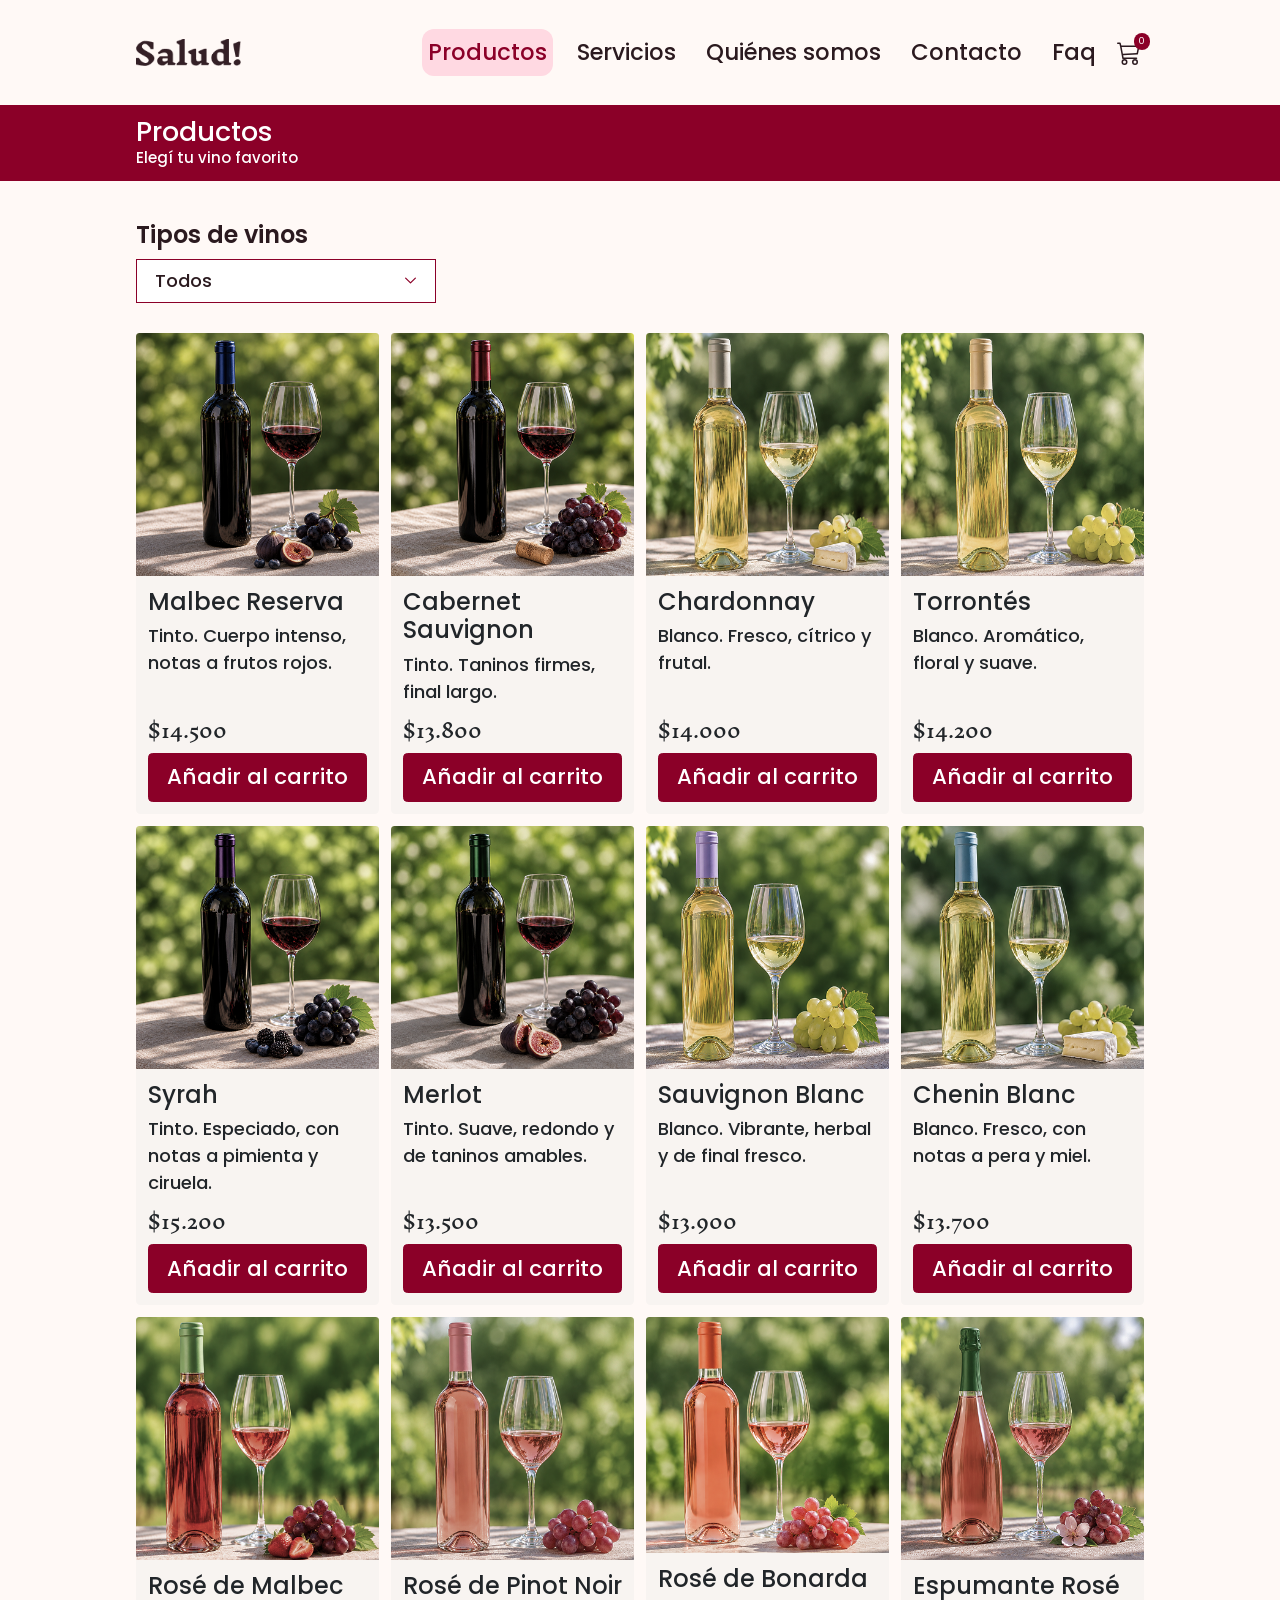
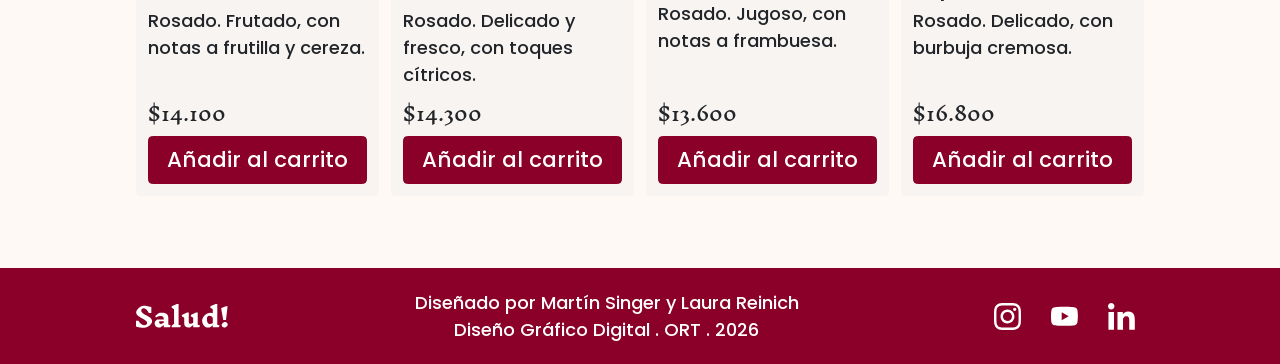
<file: productos.html>
<!DOCTYPE html>
<html lang="es">

<head>
    <meta charset="UTF-8">
    <meta name="viewport" content="width=device-width, initial-scale=1.0">
    <title>Productos | Salud!</title>

    <!-- Tipografías de la guía: Poppins (textos) e Inknut Antiqua (títulos y detalles) -->
    <link rel="preconnect" href="https://fonts.googleapis.com">
    <link rel="preconnect" href="https://fonts.gstatic.com" crossorigin>
    <link href="https://fonts.googleapis.com/css2?family=Poppins:wght@400;500;600;700&family=Inknut+Antiqua:wght@400;600;700&display=swap" rel="stylesheet">

    <!-- Bootstrap 5.3.8 (archivo local) -->
    <link rel="stylesheet" href="assets/bootstrap/css/bootstrap.min.css">

    <!-- Mi CSS -->
    <link rel="stylesheet" href="assets/bootstrap/css/styles.css">
<link rel="stylesheet" href="assets/bootstrap/css/productos.css">
</head>

<body>

    <!-- NAVBAR -->
    <header class="header fixed-top">
        <nav class="navbar navbar-expand-lg">
            <div class="container-xl px-3 px-md-4 px-lg-5">

                <!-- Logo del navbar: lleva al inicio. Para cambiar el logo, reemplazar img/logo_salud!.png (el tamaño se ajusta en .logo-img de styles.css) -->
                <a class="navbar-brand d-flex align-items-center" href="index.html">
                    <img src="img/logo_salud!.png" alt="Salud!" class="logo-img">
                </a>

                <!-- Carrito + hamburguesa (en desktop queda solo el carrito, a la derecha) -->
                <div class="d-flex align-items-center gap-2 order-lg-3 ms-auto ms-lg-3">
                    <!-- Abre el panel del carrito (offcanvas de Bootstrap 5) -->
                    <button class="link-carrito" type="button" data-bs-toggle="offcanvas"
                        data-bs-target="#carritoPanel" aria-controls="carritoPanel" aria-label="Abrir carrito de compras">
                        <svg xmlns="http://www.w3.org/2000/svg" width="24" height="24" fill="currentColor"
                            viewBox="0 0 16 16" aria-hidden="true">
                            <path d="M0 1.5A.5.5 0 0 1 .5 1H2a.5.5 0 0 1 .485.379L2.89 3H14.5a.5.5 0 0 1 .49.598l-1 5a.5.5 0 0 1-.465.401l-9.397.472L4.415 11H13a.5.5 0 0 1 0 1H4a.5.5 0 0 1-.491-.408L2.01 3.607 1.61 2H.5a.5.5 0 0 1-.5-.5M3.102 4l.84 4.479 9.144-.459L13.89 4zM5 12a2 2 0 1 0 0 4 2 2 0 0 0 0-4m7 0a2 2 0 1 0 0 4 2 2 0 0 0 0-4m-7 1a1 1 0 1 1 0 2 1 1 0 0 1 0-2m7 0a1 1 0 1 1 0 2 1 1 0 0 1 0-2" />
                        </svg>
                        <!-- Numerito rojo sobre el carrito: lo actualiza el JS con la cantidad de unidades (estilo en .badge-carrito de styles.css) -->
                        <span class="badge-carrito" id="contador-carrito">0</span>
                    </button>

                    <button class="navbar-toggler" type="button" data-bs-toggle="collapse" data-bs-target="#mainNav"
                        aria-controls="mainNav" aria-expanded="false" aria-label="Abrir menú">
                        <span class="navbar-toggler-icon"></span>
                    </button>
                </div>

                <div class="collapse navbar-collapse justify-content-end order-lg-2" id="mainNav">
                    <!-- Links del menú. La clase "active" (fondo rosa) marca la página actual -->
                    <ul class="navbar-nav align-items-lg-center salud-navlist">
                        <li class="nav-item">
                            <a class="nav-link active" href="productos.html" aria-current="page">Productos</a>
                        </li>
                        <li class="nav-item">
                            <a class="nav-link" href="servicios.html">Servicios</a>
                        </li>
                        <li class="nav-item">
                            <a class="nav-link" href="quienes-somos.html">Quiénes somos</a>
                        </li>
                        <li class="nav-item">
                            <a class="nav-link" href="contacto.html">Contacto</a>
                        </li>
                        <li class="nav-item">
                            <a class="nav-link" href="faq.html">Faq</a>
                        </li>
                    </ul>
                </div>

            </div>
        </nav>
    </header>

    <main class="fondo-crema">

        <!-- ================= BANNER DE LA PÁGINA ================= -->
        <section class="banner-pagina">
            <div class="container-xl px-3 px-md-4 px-lg-5">
                <h1>Productos</h1>
                <p>Elegí tu vino favorito</p>
            </div>
        </section>

        <!-- ================= CATÁLOGO ================= -->
        <section class="productos-pagina">
            <div class="container-xl px-3 px-md-4 px-lg-5">

                <!-- Desplegable de tipo de vino (dropdown de Bootstrap) -->
                <div class="filtro-productos">
                    <p class="filtro-label" id="filtro-titulo">Tipos de vinos</p>

                    <div class="dropdown filtro-dropdown">
                        <button class="filtro-boton dropdown-toggle" type="button" data-bs-toggle="dropdown"
                            data-bs-display="static" aria-expanded="false"
                            aria-labelledby="filtro-titulo filtro-texto">
                            <span id="filtro-texto">Todos</span>
                        </button>

                        <!-- Opciones del filtro: data-valor es lo que lee el JS para filtrar (todos / tinto / blanco / rosado) y debe coincidir con el tipo de cada producto en productos.js -->
                        <ul class="dropdown-menu filtro-menu">
                            <li><button class="dropdown-item" type="button" data-valor="todos">Todos</button></li>
                            <li><button class="dropdown-item" type="button" data-valor="tinto">Tintos</button></li>
                            <li><button class="dropdown-item" type="button" data-valor="blanco">Blancos</button></li>
                            <li><button class="dropdown-item" type="button" data-valor="rosado">Rosados</button></li>
                        </ul>
                    </div>
                </div>

                <!-- Las cards se dibujan con jQuery desde el array "productos" (productos.js) -->
                <div class="row row-cols-1 row-cols-sm-2 row-cols-lg-4 g-3" id="lista-productos"></div>
            </div>
        </section>

    </main>

    <!-- ================= PANEL DEL CARRITO (offcanvas de Bootstrap 5) ================= -->
    <div class="offcanvas offcanvas-end carrito-panel" tabindex="-1" id="carritoPanel"
        aria-labelledby="carritoTitulo">

        <div class="offcanvas-header">
            <h2 class="offcanvas-title" id="carritoTitulo">Tu carrito</h2>
            <button type="button" class="btn-close" data-bs-dismiss="offcanvas" aria-label="Cerrar carrito"></button>
        </div>

        <div class="offcanvas-body d-flex flex-column">

            <!-- Carrito con productos -->
            <form id="carrito-form" class="d-flex flex-column flex-grow-1" action="#" method="post">
                <div id="carrito-contenido" class="d-flex flex-column flex-grow-1">

                    <!-- Lista de productos (se completa con jQuery) -->
                    <!-- Los ids sc-cart-* los usa scripts.js: si se cambian acá, hay que cambiarlos también en el JS -->
                    <div class="sc-cart-item-list list-group list-group-flush flex-grow-1" id="sc-cart-item-list"></div>

                    <!-- Resumen -->
                    <div class="sc-cart-summary">
                        <p class="sc-cart-unidades">Unidades: <span id="sc-cart-unidades">0</span></p>
                        <p class="sc-cart-subtotal">Subtotal: <strong id="sc-cart-subtotal">$0</strong></p>
                    </div>

                    <!-- Botones -->
                    <div class="sc-cart-toolbar">
                        <button type="button" id="sc-cart-vaciar" class="btn btn-borde" disabled>Vaciar carrito</button>
                        <button type="submit" id="sc-cart-finalizar" class="btn btn-bordo" disabled>Finalizar compra</button>
                    </div>
                </div>

                <!-- Confirmación de la compra -->
                <div id="carrito-confirmacion" class="carrito-confirmacion d-none" role="status">
                    <h3>¡Gracias por tu compra!</h3>
                    <p>Registramos tu pedido de <strong id="sc-cart-unidades-compra">0</strong> unidades:</p>
                    <ul id="sc-cart-resumen-compra"></ul>
                    <p class="carrito-total">Total: <strong id="sc-cart-total-compra">$0</strong></p>
                    <p>Te confirmamos el pedido por mail.</p>
                    <button type="button" id="sc-cart-seguir" class="btn btn-bordo w-100">Seguir comprando</button>
                </div>
            </form>

        </div>
    </div>

    <!-- ================= FOOTER ================= -->
    <footer class="footer-salud">
        <div class="container-xl px-3 px-md-4 px-lg-5">
            <div class="d-flex flex-column flex-md-row justify-content-between align-items-center gap-3 text-center">

                <!-- Logo del footer (versión SVG, tamaño en .footer-logo de styles.css) -->
                <a aria-label="Inicio" href="index.html" class="footer-brand">
                    <img src="img/Salud!.svg" alt="Salud!" class="footer-logo">
                </a>

                <!-- Créditos del sitio (texto del medio) -->
                <div class="footer-info">
                    <p>Diseñado por Martín Singer y Laura Reinich</p>
                    <p>Diseño Gráfico Digital . ORT . 2026</p>
                </div>

                <div class="footer-social d-flex justify-content-center gap-3">
                    <a href="https://www.instagram.com/" target="_blank" rel="noopener noreferrer" aria-label="Instagram"><img src="img/icono_instagram.svg" alt="Instagram"></a>
                    <a href="https://www.youtube.com/" target="_blank" rel="noopener noreferrer" aria-label="YouTube"><img src="img/icono_youtube.svg" alt="YouTube"></a>
                    <a href="https://www.linkedin.com/feed/" target="_blank" rel="noopener noreferrer" aria-label="LinkedIn"><img src="img/icono_linkedin.svg" alt="LinkedIn"></a>
                </div>

            </div>
        </div>
    </footer>

    <!-- Scripts al final del body, el orden es importante -->
    <script src="assets/jquery/jquery-3.7.1.min.js"></script>
    <script src="assets/bootstrap/js/bootstrap.bundle.min.js"></script>
    <script src="assets/bootstrap/js/productos.js"></script>
    <script src="assets/bootstrap/js/scripts.js"></script>

</body>

</html>
</file>
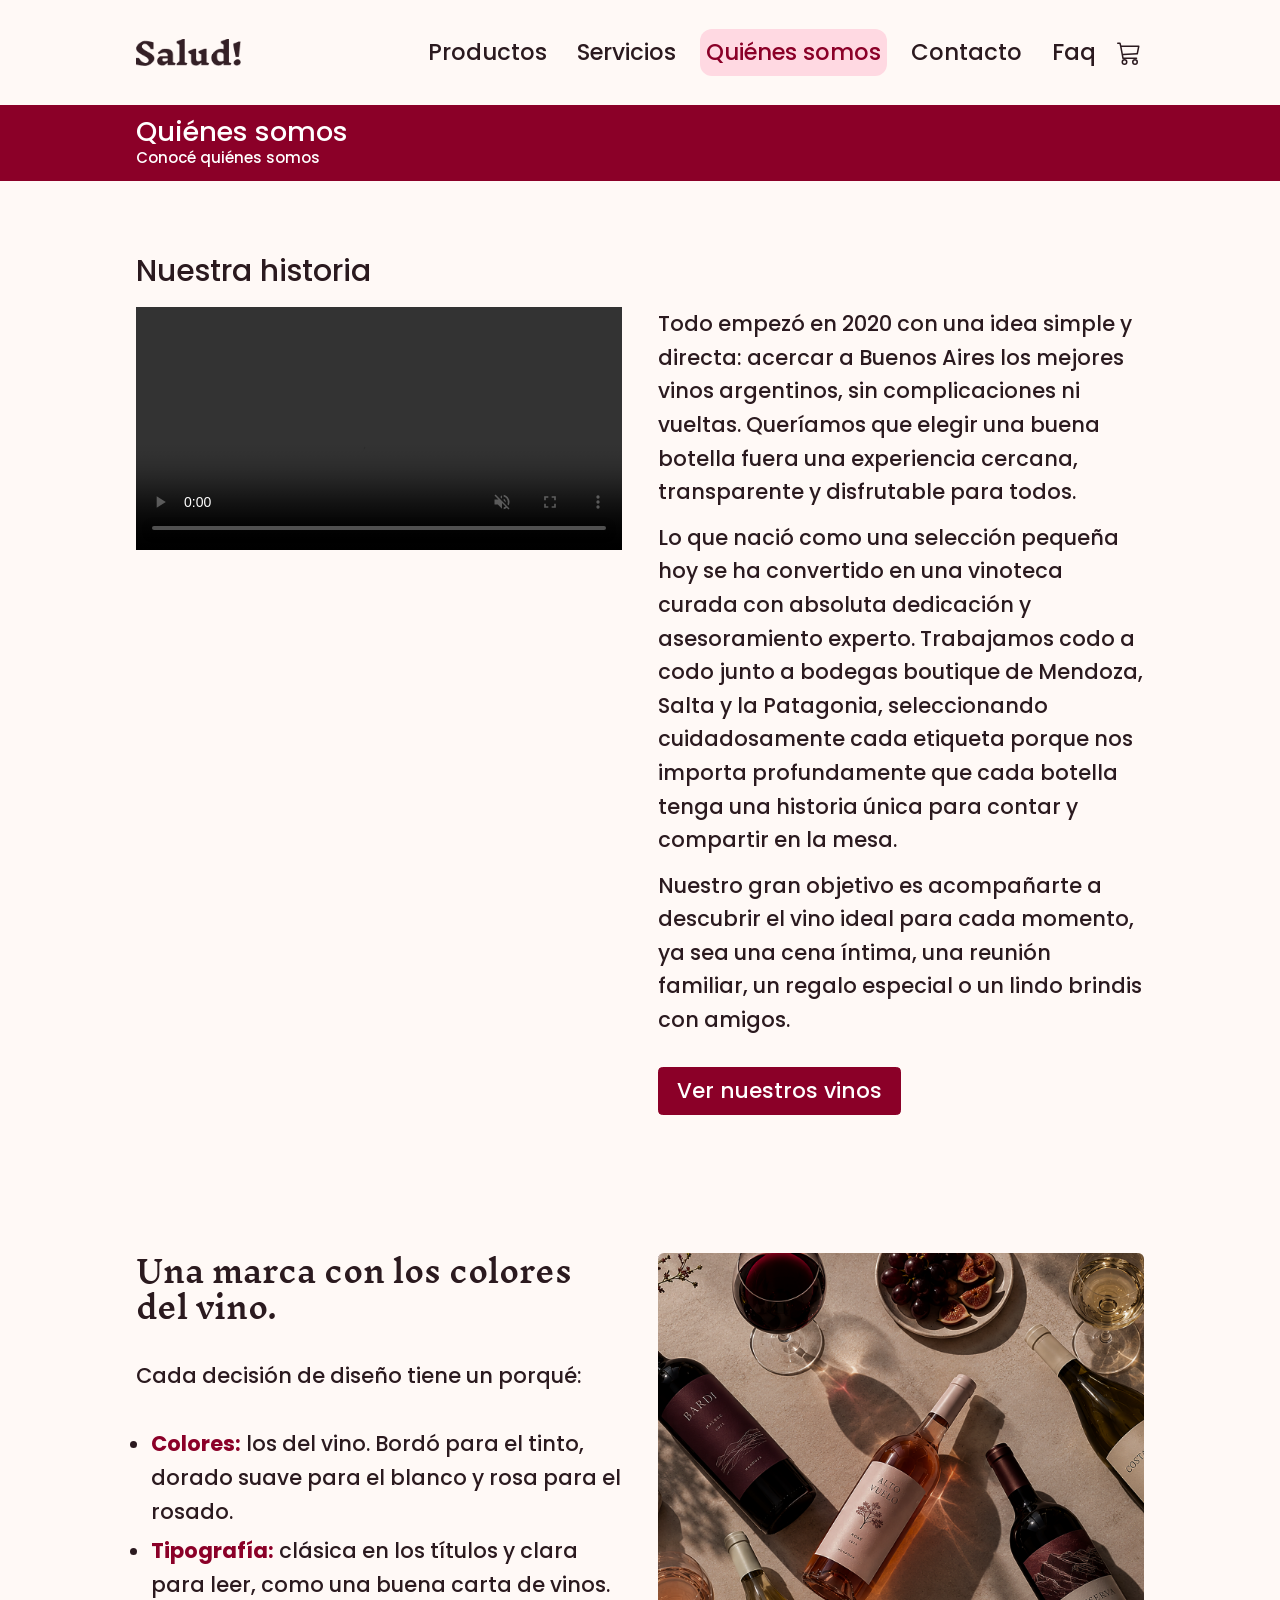
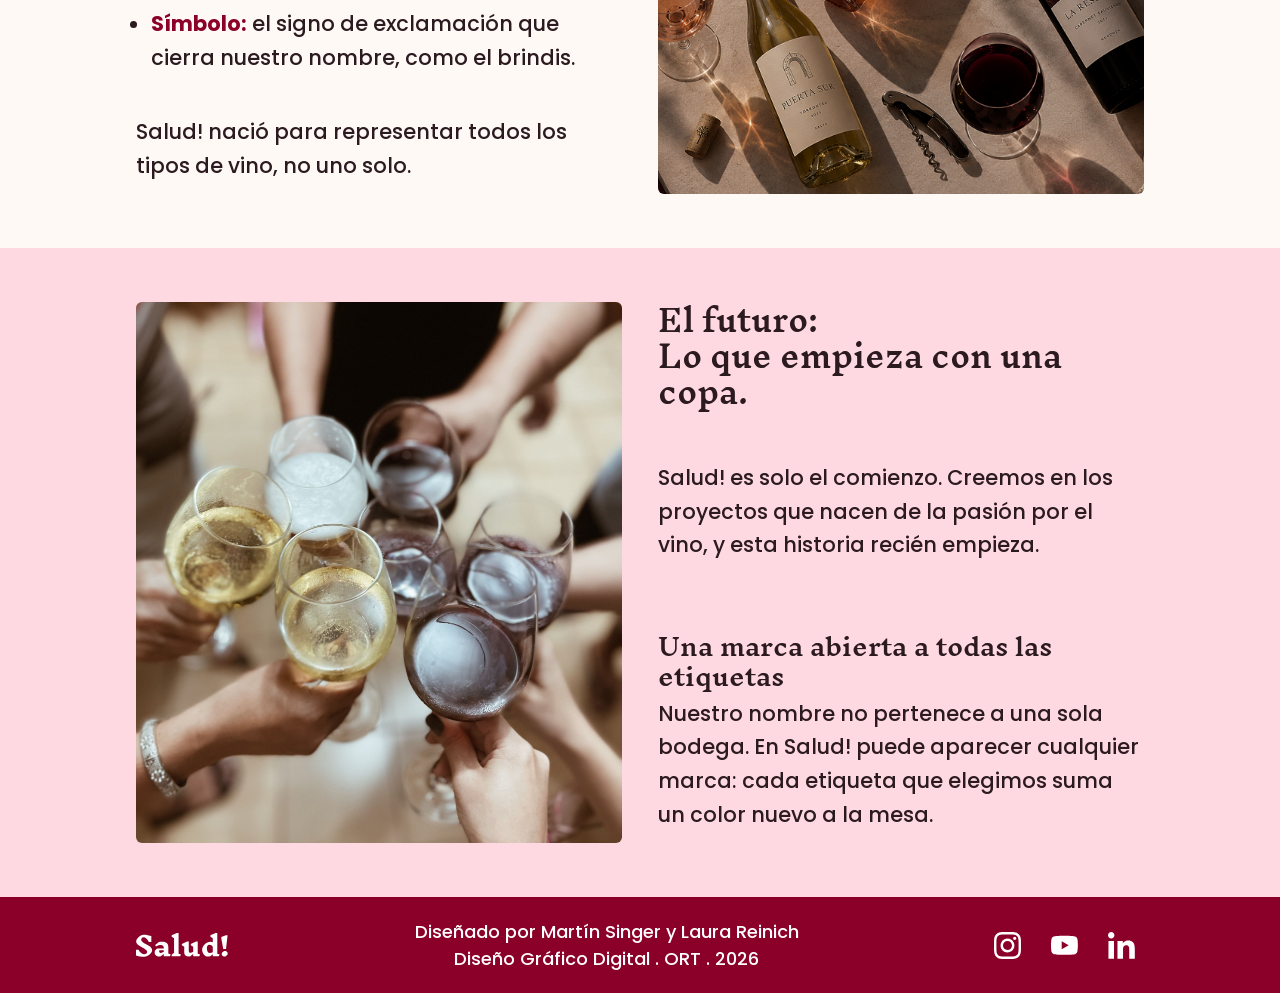
<file: quienes-somos.html>
<!DOCTYPE html>
<html lang="es">

<head>
    <meta charset="UTF-8">
    <meta name="viewport" content="width=device-width, initial-scale=1.0">
    <title>Quiénes somos | Salud!</title>

    <!-- Tipografías de la guía: Poppins (textos) e Inknut Antiqua (títulos y detalles) -->
    <link rel="preconnect" href="https://fonts.googleapis.com">
    <link rel="preconnect" href="https://fonts.gstatic.com" crossorigin>
    <link href="https://fonts.googleapis.com/css2?family=Poppins:wght@400;500;600;700&family=Inknut+Antiqua:wght@400;600;700&display=swap" rel="stylesheet">

    <!-- Bootstrap (archivo local) -->
    <link rel="stylesheet" href="assets/bootstrap/css/bootstrap.min.css">

    <!-- Mi CSS -->
    <link rel="stylesheet" href="assets/bootstrap/css/styles.css">
   
<link rel="stylesheet" href="assets/bootstrap/css/quienes-somos.css">
</head>

<body>

    <!-- NAVBAR -->
    <header class="header fixed-top">
        <nav class="navbar navbar-expand-lg">
            <div class="container-xl px-3 px-md-4 px-lg-5">

                <!-- Logo del navbar: lleva al inicio. Para cambiar el logo, reemplazar img/logo_salud!.png (el tamaño se ajusta en .logo-img de styles.css) -->
                <a class="navbar-brand d-flex align-items-center" href="index.html">
                    <img src="img/logo_salud!.png" alt="Salud!" class="logo-img">
                </a>

                <!-- Carrito + hamburguesa (en desktop queda solo el carrito, a la derecha) -->
                <div class="d-flex align-items-center gap-2 order-lg-3 ms-auto ms-lg-3">
                    <!-- Lleva a Productos, donde está el carrito de compras -->
                    <a class="link-carrito" href="productos.html" aria-label="Ir al carrito de compras">
                        <svg xmlns="http://www.w3.org/2000/svg" width="24" height="24" fill="currentColor"
                            viewBox="0 0 16 16" aria-hidden="true">
                            <path d="M0 1.5A.5.5 0 0 1 .5 1H2a.5.5 0 0 1 .485.379L2.89 3H14.5a.5.5 0 0 1 .49.598l-1 5a.5.5 0 0 1-.465.401l-9.397.472L4.415 11H13a.5.5 0 0 1 0 1H4a.5.5 0 0 1-.491-.408L2.01 3.607 1.61 2H.5a.5.5 0 0 1-.5-.5M3.102 4l.84 4.479 9.144-.459L13.89 4zM5 12a2 2 0 1 0 0 4 2 2 0 0 0 0-4m7 0a2 2 0 1 0 0 4 2 2 0 0 0 0-4m-7 1a1 1 0 1 1 0 2 1 1 0 0 1 0-2m7 0a1 1 0 1 1 0 2 1 1 0 0 1 0-2" />
                        </svg>
                    </a>

                    <button class="navbar-toggler" type="button" data-bs-toggle="collapse" data-bs-target="#mainNav"
                        aria-controls="mainNav" aria-expanded="false" aria-label="Abrir menú">
                        <span class="navbar-toggler-icon"></span>
                    </button>
                </div>

                <div class="collapse navbar-collapse justify-content-end order-lg-2" id="mainNav">
                    <!-- Links del menú. La clase "active" (fondo rosa) marca la página actual -->
                    <ul class="navbar-nav align-items-lg-center salud-navlist">
                        <li class="nav-item">
                            <a class="nav-link" href="productos.html">Productos</a>
                        </li>
                        <li class="nav-item">
                            <a class="nav-link" href="servicios.html">Servicios</a>
                        </li>
                        <li class="nav-item">
                            <a class="nav-link active" href="quienes-somos.html" aria-current="page">Quiénes somos</a>
                        </li>
                        <li class="nav-item">
                            <a class="nav-link" href="contacto.html">Contacto</a>
                        </li>
                        <li class="nav-item">
                            <a class="nav-link" href="faq.html">Faq</a>
                        </li>
                    </ul>
                </div>

            </div>
        </nav>
    </header>

    <main class="fondo-crema">

        <!-- ================= BANNER DE LA PÁGINA ================= -->
        <section class="banner-pagina">
            <div class="container-xl px-3 px-md-4 px-lg-5">
                <h1>Quiénes somos</h1>
                <p>Conocé quiénes somos</p>
            </div>
        </section>

        <!-- ================= HISTORIA ================= -->
        <section class="quienes-pagina">
            <div class="container-xl px-3 px-md-4 px-lg-5">
                <h2 class="titulo-seccion mb-4">Nuestra historia</h2>
                <!-- Dos columnas en desktop (video | texto) que se apilan en celular. "g-lg-5" es la separación entre columnas. Estilos en quienes-somos.css -->
                <div class="row g-4 g-lg-5">

                    <!-- Columna izquierda: video -->
                    <div class="col-12 col-lg-6">
                        <div class="video-quienes">
                            <video autoplay muted loop playsinline controls
                                aria-label="Video de presentación de Salud!">
                                <source src="video/quienes-somos.mp4" type="video/mp4">
                                Tu navegador no puede reproducir este video.
                            </video>
                        </div>
                    </div>

                    <!-- Columna derecha: texto y botón -->
                    <div class="col-12 col-lg-6 d-flex flex-column">
                        <div class="texto-quienes d-flex flex-column justify-content-between flex-grow-1">
                            <p>Todo empezó en 2020 con una idea simple y directa: acercar a Buenos Aires los mejores vinos argentinos, sin complicaciones ni vueltas. Queríamos que elegir una buena botella fuera una experiencia cercana, transparente y disfrutable para todos.</p>

                            <p>Lo que nació como una selección pequeña hoy se ha convertido en una vinoteca curada con absoluta dedicación y asesoramiento experto. Trabajamos codo a codo junto a bodegas boutique de Mendoza, Salta y la Patagonia, seleccionando cuidadosamente cada etiqueta porque nos importa profundamente que cada botella tenga una historia única para contar y compartir en la mesa.</p>

                            <p>Nuestro gran objetivo es acompañarte a descubrir el vino ideal para cada momento, ya sea una cena íntima, una reunión familiar, un regalo especial o un lindo brindis con amigos.</p>
                        </div>

                        <a href="productos.html" class="btn btn-bordo btn-quienes align-self-start">Ver nuestros vinos</a>
                    </div>

                </div>
            </div>
        </section>

        <!-- ================= LA MARCA: franja 1 (texto + imagen) ================= -->
        <section class="bloque-marca bloque-marca-crema" aria-labelledby="marca-titulo">
            <div class="container-xl px-3 px-md-4 px-lg-5">
                <!-- Sin align-items-center: las dos columnas se estiran a la misma altura y el texto arranca alineado con el borde de arriba de la imagen -->
                <div class="row g-4 g-lg-5">

                    <!-- Texto (izquierda). d-flex flex-column justify-content-between: el título queda arriba y el último párrafo abajo, a la altura del borde de la imagen. En celular las columnas se apilan y no hay huecos -->
                    <div class="col-12 col-lg-6 d-flex flex-column justify-content-between">
                        <h2 id="marca-titulo">Una marca con los colores del vino.</h2>
                        <p>Cada decisión de diseño tiene un porqué:</p>
                        <ul>
                            <li><strong>Colores:</strong> los del vino. Bordó para el tinto, dorado suave para el blanco y rosa para el rosado.</li>
                            <li><strong>Tipografía:</strong> clásica en los títulos y clara para leer, como una buena carta de vinos.</li>
                            <li><strong>Símbolo:</strong> el signo de exclamación que cierra nuestro nombre, como el brindis.</li>
                        </ul>
                        <p>Salud! nació para representar todos los tipos de vino, no uno solo.</p>
                    </div>

                    <div class="col-12 col-lg-6">
                        <img src="img/capas_de_vino_tinto_blanco_rosado.png" class="img-marca" alt="Copas de vino tinto, blanco y rosado una al lado de la otra">
                    </div>

                </div>
            </div>
        </section>

        <!-- ================= LA MARCA: franja 2 (imagen + texto) ================= -->
        <section class="bloque-marca bloque-marca-rosa" aria-labelledby="futuro-titulo">
            <div class="container-xl px-3 px-md-4 px-lg-5">
                <!-- Misma estructura que la franja 1 pero con la imagen a la izquierda (también sin align-items-center) -->
                <div class="row g-4 g-lg-5">

                    <!-- Imagen (izquierda en desktop). order-2 order-lg-1: en celular va después del texto -->
                    <div class="col-12 col-lg-6 order-2 order-lg-1">
                        <img src="img/brindis.jpg" class="img-marca" alt="Brindis con copas de vino">
                    </div>

                    <!-- Texto (derecha en desktop). order-1 order-lg-2: en celular va primero. Tres bloques (título, intro y subtítulo con su párrafo) repartidos en todo el alto de la imagen, para que el espacio quede parejo y el texto termine a la altura del borde de abajo -->
                    <div class="col-12 col-lg-6 order-1 order-lg-2 d-flex flex-column justify-content-between">
                        <h2 id="futuro-titulo">El futuro:<br>Lo que empieza con una copa.</h2>
                        <p>Salud! es solo el comienzo. Creemos en los proyectos que nacen de la pasión por el vino, y esta historia recién empieza.</p>

                        <div>
                            <h3>Una marca abierta a todas las etiquetas</h3>
                            <p>Nuestro nombre no pertenece a una sola bodega. En Salud! puede aparecer cualquier marca: cada etiqueta que elegimos suma un color nuevo a la mesa.</p>
                        </div>
                    </div>

                </div>
            </div>
        </section>

    </main>

    <!-- ================= FOOTER ================= -->
    <footer class="footer-salud">
        <div class="container-xl px-3 px-md-4 px-lg-5">
            <div class="d-flex flex-column flex-md-row justify-content-between align-items-center gap-3 text-center">

                <!-- Logo del footer (versión SVG, tamaño en .footer-logo de styles.css) -->
                <a aria-label="Inicio" href="index.html" class="footer-brand">
                    <img src="img/Salud!.svg" alt="Salud!" class="footer-logo">
                </a>

                <!-- Créditos del sitio (texto del medio) -->
                <div class="footer-info">
                    <p>Diseñado por Martín Singer y Laura Reinich</p>
                    <p>Diseño Gráfico Digital . ORT . 2026</p>
                </div>

                <!-- Íconos de redes sociales: para cambiar a dónde llevan, editar el href de cada link (abren en pestaña nueva) -->
                <div class="footer-social d-flex justify-content-center gap-3">
                    <a href="https://www.instagram.com/" target="_blank" rel="noopener noreferrer" aria-label="Instagram"><img src="img/icono_instagram.svg" alt="Instagram"></a>
                    <a href="https://www.youtube.com/" target="_blank" rel="noopener noreferrer" aria-label="YouTube"><img src="img/icono_youtube.svg" alt="YouTube"></a>
                    <a href="https://www.linkedin.com/feed/" target="_blank" rel="noopener noreferrer" aria-label="LinkedIn"><img src="img/icono_linkedin.svg" alt="LinkedIn"></a>
                </div>

            </div>
        </div>
    </footer>

    <!-- Scripts al final del body -->
    <script src="assets/bootstrap/js/bootstrap.bundle.min.js"></script>
</body>

</html>
</file>
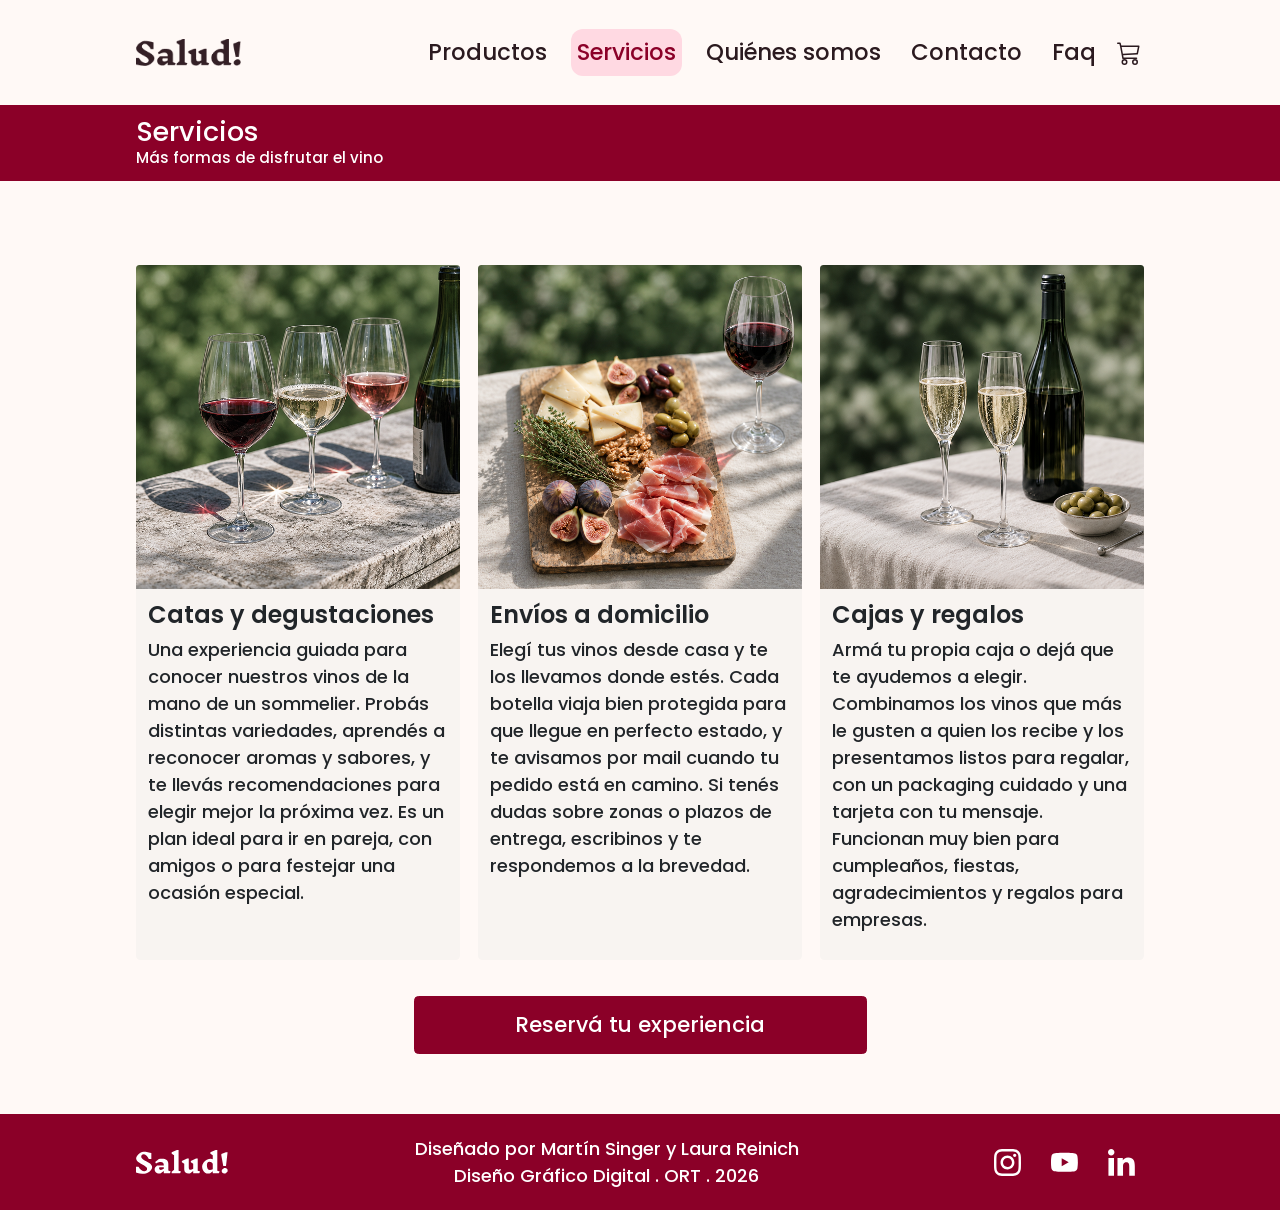
<file: servicios.html>
<!DOCTYPE html>
<html lang="es">

<head>
    <meta charset="UTF-8">
    <meta name="viewport" content="width=device-width, initial-scale=1.0">
    <title>Servicios | Salud!</title>

    <!-- Tipografías de la guía: Poppins (textos) e Inknut Antiqua (títulos y detalles) -->
    <link rel="preconnect" href="https://fonts.googleapis.com">
    <link rel="preconnect" href="https://fonts.gstatic.com" crossorigin>
    <link href="https://fonts.googleapis.com/css2?family=Poppins:wght@400;500;600;700&family=Inknut+Antiqua:wght@400;600;700&display=swap" rel="stylesheet">

    <!-- Bootstrap (archivo local) -->
    <link rel="stylesheet" href="assets/bootstrap/css/bootstrap.min.css">

    <!-- Mi CSS -->
    <link rel="stylesheet" href="assets/bootstrap/css/styles.css">
   
<link rel="stylesheet" href="assets/bootstrap/css/servicios.css">
</head>

<body>

    <!-- NAVBAR -->
    <header class="header fixed-top">
        <nav class="navbar navbar-expand-lg">
            <div class="container-xl px-3 px-md-4 px-lg-5">

                <!-- Logo del navbar: lleva al inicio. Para cambiar el logo, reemplazar img/logo_salud!.png (el tamaño se ajusta en .logo-img de styles.css) -->
                <a class="navbar-brand d-flex align-items-center" href="index.html">
                    <img src="img/logo_salud!.png" alt="Salud!" class="logo-img">
                </a>

                <!-- Carrito + hamburguesa (en desktop queda solo el carrito, a la derecha) -->
                <div class="d-flex align-items-center gap-2 order-lg-3 ms-auto ms-lg-3">
                    <!-- Lleva a Productos, donde está el carrito de compras -->
                    <a class="link-carrito" href="productos.html" aria-label="Ir al carrito de compras">
                        <svg xmlns="http://www.w3.org/2000/svg" width="24" height="24" fill="currentColor"
                            viewBox="0 0 16 16" aria-hidden="true">
                            <path d="M0 1.5A.5.5 0 0 1 .5 1H2a.5.5 0 0 1 .485.379L2.89 3H14.5a.5.5 0 0 1 .49.598l-1 5a.5.5 0 0 1-.465.401l-9.397.472L4.415 11H13a.5.5 0 0 1 0 1H4a.5.5 0 0 1-.491-.408L2.01 3.607 1.61 2H.5a.5.5 0 0 1-.5-.5M3.102 4l.84 4.479 9.144-.459L13.89 4zM5 12a2 2 0 1 0 0 4 2 2 0 0 0 0-4m7 0a2 2 0 1 0 0 4 2 2 0 0 0 0-4m-7 1a1 1 0 1 1 0 2 1 1 0 0 1 0-2m7 0a1 1 0 1 1 0 2 1 1 0 0 1 0-2" />
                        </svg>
                    </a>

                    <button class="navbar-toggler" type="button" data-bs-toggle="collapse" data-bs-target="#mainNav"
                        aria-controls="mainNav" aria-expanded="false" aria-label="Abrir menú">
                        <span class="navbar-toggler-icon"></span>
                    </button>
                </div>

                <div class="collapse navbar-collapse justify-content-end order-lg-2" id="mainNav">
                    <!-- Links del menú. La clase "active" (fondo rosa) marca la página actual -->
                    <ul class="navbar-nav align-items-lg-center salud-navlist">
                        <li class="nav-item">
                            <a class="nav-link" href="productos.html">Productos</a>
                        </li>
                        <li class="nav-item">
                            <a class="nav-link active" href="servicios.html" aria-current="page">Servicios</a>
                        </li>
                        <li class="nav-item">
                            <a class="nav-link" href="quienes-somos.html">Quiénes somos</a>
                        </li>
                        <li class="nav-item">
                            <a class="nav-link" href="contacto.html">Contacto</a>
                        </li>
                        <li class="nav-item">
                            <a class="nav-link" href="faq.html">Faq</a>
                        </li>
                    </ul>
                </div>

            </div>
        </nav>
    </header>

    <main class="fondo-crema">

        <!-- ================= BANNER DE LA PÁGINA ================= -->
        <section class="banner-pagina">
            <div class="container-xl px-3 px-md-4 px-lg-5">
                <h1>Servicios</h1>
                <p>Más formas de disfrutar el vino</p>
            </div>
        </section>

        <!-- ================= SERVICIOS ================= -->
        <section class="seccion servicios-pagina">
            <div class="container-xl px-3 px-md-4 px-lg-5">

                <!-- Grilla de servicios: 1 columna en celular y 3 en desktop. "h-100" en cada card las iguala en altura. Los textos largos se estilan en servicios.css -->
                <div class="row row-cols-1 row-cols-lg-3 g-4">

                    <!-- Servicio 1 -->
                    <div class="col">
                        <article class="card card-servicio h-100">
                            <img src="img/servicios_cata.png" class="card-img-top" alt="Copas de vino tinto, blanco y rosado">
                            <div class="card-body">
                                <h2 class="card-title">Catas y degustaciones</h2>
                                <p class="card-text">Una experiencia guiada para conocer nuestros vinos de la mano de un sommelier. Probás distintas variedades, aprendés a reconocer aromas y sabores, y te llevás recomendaciones para elegir mejor la próxima vez. Es un plan ideal para ir en pareja, con amigos o para festejar una ocasión especial.</p>
                            </div>
                        </article>
                    </div>

                    <!-- Servicio 2 -->
                    <div class="col">
                        <article class="card card-servicio h-100">
                            <img src="img/servicios_envios.png" class="card-img-top" alt="Tabla de quesos y fiambres con una copa de vino">
                            <div class="card-body">
                                <h2 class="card-title">Envíos a domicilio</h2>
                                <p class="card-text">Elegí tus vinos desde casa y te los llevamos donde estés. Cada botella viaja bien protegida para que llegue en perfecto estado, y te avisamos por mail cuando tu pedido está en camino. Si tenés dudas sobre zonas o plazos de entrega, escribinos y te respondemos a la brevedad.</p>
                            </div>
                        </article>
                    </div>

                    <!-- Servicio 3 -->
                    <div class="col">
                        <article class="card card-servicio h-100">
                            <img src="img/servicios_cajas.png" class="card-img-top" alt="Caja de regalo junto a una botella y dos copas">
                            <div class="card-body">
                                <h2 class="card-title">Cajas y regalos</h2>
                                <p class="card-text">Armá tu propia caja o dejá que te ayudemos a elegir. Combinamos los vinos que más le gusten a quien los recibe y los presentamos listos para regalar, con un packaging cuidado y una tarjeta con tu mensaje. Funcionan muy bien para cumpleaños, fiestas, agradecimientos y regalos para empresas.</p>
                            </div>
                        </article>
                    </div>

                </div>

                <!-- Botón hacia el formulario de contacto -->
                <div class="text-center mt-5">
                    <a href="contacto.html" class="btn btn-bordo btn-grande">Reservá tu experiencia</a>
                </div>

            </div>
        </section>

    </main>

    <!-- ================= FOOTER ================= -->
    <footer class="footer-salud">
        <div class="container-xl px-3 px-md-4 px-lg-5">
            <div class="d-flex flex-column flex-md-row justify-content-between align-items-center gap-3 text-center">

                <!-- Logo del footer (versión SVG, tamaño en .footer-logo de styles.css) -->
                <a aria-label="Inicio" href="index.html" class="footer-brand">
                    <img src="img/Salud!.svg" alt="Salud!" class="footer-logo">
                </a>

                <!-- Créditos del sitio (texto del medio) -->
                <div class="footer-info">
                    <p>Diseñado por Martín Singer y Laura Reinich</p>
                    <p>Diseño Gráfico Digital . ORT . 2026</p>
                </div>

                <!-- Íconos de redes sociales: para cambiar a dónde llevan, editar el href de cada link (abren en pestaña nueva) -->
                <div class="footer-social d-flex justify-content-center gap-3">
                    <a href="https://www.instagram.com/" target="_blank" rel="noopener noreferrer" aria-label="Instagram"><img src="img/icono_instagram.svg" alt="Instagram"></a>
                    <a href="https://www.youtube.com/" target="_blank" rel="noopener noreferrer" aria-label="YouTube"><img src="img/icono_youtube.svg" alt="YouTube"></a>
                    <a href="https://www.linkedin.com/feed/" target="_blank" rel="noopener noreferrer" aria-label="LinkedIn"><img src="img/icono_linkedin.svg" alt="LinkedIn"></a>
                </div>

            </div>
        </div>
    </footer>

    <!-- Scripts al final del body -->
    <script src="assets/bootstrap/js/bootstrap.bundle.min.js"></script>
</body>

</html>
</file>
<file: assets/bootstrap/css/styles.css>
/* =========================================================
    styles.css -> HOME + partes compartidas (Comentado y Explicado)
   ========================================================= */

/* Paleta de la marca (valores escritos a mano en todo el CSS):
   bordó #8b0028 | bordó oscuro #6d001f | rosa #ffd9e2 | crema #fff9f6
   card #f8f4f1 | texto #2b1a1f | gris #6c6c6c */

/* Aplica el modelo de caja border-box a todos los elementos para que padding y border no sumen ancho extra */
* {
    box-sizing: border-box;
}

/* Reduce toda la página al 75%: los tamaños en rem se calculan a partir de este valor, así a 100% de zoom se ve como antes a 75%. */
html {
    font-size: 75%;
    height: 100%;                             /* html mide el 100% de la pantalla; body toma su min-height de este valor */
}

/* Configuración base del cuerpo de la página */
body {
    font-family: "Poppins", Arial, sans-serif; /* Tipografía principal de textos */
    font-weight: 500;                          /* Poppins Medium en todo el texto del sitio */
    color: #2b1a1f;                       /* Color de texto predeterminado */
    background-color: #ffffff;                 /* Fondo blanco general */
    display: flex;                             /* Body en columna para que el footer quede siempre al final */
    flex-direction: column;
    min-height: 100%;                          /* Alto mínimo = 100% del alto de html (la pantalla): así el footer baja al final aunque haya poco contenido */
}

main {
    flex: 1;                                   /* El contenido principal ocupa el espacio libre */
}

/* Contenedor principal con ancho máximo adaptado a pantallas grandes (1440px) */
.container-xl {
    max-width: 1080px;
}

/* ===== NAVBAR (Barra de navegación) ===== */
.header {
    background-color: #fff9f6; /* Fondo crema para el encabezado */
}

.navbar {
    min-height: 54px; /* Altura mínima de la barra de navegación en celulares */
}

.logo-img {
    width: 90px;     /* Ancho del logotipo de la marca */
    height: auto;     /* Mantiene la proporción de la imagen del logo */
}

/* Ajuste del logotipo para pantallas menores a 768px (celulares) */
@media (max-width: 768px) {
    .logo-img {
        width: 67.5px;  /* Reduce el ancho del logo en móviles */
    }
}

.salud-navlist .nav-link {
    font-family: "Poppins", Arial, sans-serif; /* Tipografía de los enlaces del menú */
    font-weight: 500;                           /* Medium */
    font-size: 1.425rem;                        /* Tamaño de fuente grande para legibilidad en móvil */
    color: #2b1a1f;                      /* Color del texto de los enlaces */
    padding: 0.5rem 0.75rem;                  /* Espaciado interno de los enlaces */
    border-radius: 1rem;                      /* Bordes redondeados para el fondo rosa de la página activa */
}

.salud-navlist .nav-link:hover {
    color: #8b0028;                      /* Cambia el color del texto a bordó al pasar el cursor */
}

.salud-navlist .nav-link.active {
    background-color: #ffd9e2;            /* Fondo rosa pastel para indicar la página activa actual */
    color: #8b0028;                      /* Texto bordó para contraste en la página activa */
}

.navbar-toggler {
    border: none;                             /* Elimina el borde por defecto del botón hamburguesa */
    padding: 0.5rem;                          /* Espaciado interno del botón */
}

.navbar-toggler .navbar-toggler-icon {
    width: 24px;                              /* Ancho del icono de hamburguesa */
    height: 24.75px;                             /* Alto del icono de hamburguesa */
    background-image: url("../../../img/menu_hamburguesa.svg"); /* Ícono propio (carpeta img). Ruta relativa a este CSS */
}

main {
    padding-top: 54px;                        /* Espacio superior para evitar que el contenido quede debajo del navbar fijo */
}

/* Ajustes del menú desplegable para dispositivos móviles (menor a 992px) */
@media (max-width: 991.98px) {
    .salud-navlist {
        padding: 1rem 0;                      /* Espaciado vertical en el menú colapsado */
    }

    .salud-navlist .nav-link {
        display: inline-block;                /* Comportamiento en bloque en línea para los enlaces móviles */
    }
}

/* ===== HERO (Sección principal de bienvenida / Banner superior) ===== */
.hero-section {
    position: relative;                       /* Marca la foto del hero como el "marco" donde se ubica el texto , ayuda a mejorar el posicionamiento del hero para que no se desfase */
}

/* La foto mantiene su proporción. El margen negativo tapa la franja vacía que traen las imágenes */
.hero-img {
    display: block;
    width: 100%;
    height: auto;
    margin-bottom: -14%;                      /* Se calcula sobre el ANCHO: ajustar hasta que no se vea la franja gris */
}

/* La sección siguiente se dibuja encima de la franja que sobra de la foto y la tapa */
#destacados {
    background-color: #ffffff;
}

/* Contenedor del texto del Hero, encima de la foto. Su fondo es la capa oscura que ayuda a leer el texto */
.hero-content {
    position: absolute;                       /* Pone el texto ENCIMA de la foto (sin esto se apilaría debajo). Con top/right/bottom/left en 0 cubre toda la foto en cualquier pantalla */
    top: 0; right: 0; bottom: 0; left: 0;
    background-color: rgba(0, 0, 0, 0.35);    /* Negro con 35% de opacidad */
    display: flex;
    align-items: center;                      /* Centra verticalmente el contenido */
}

.hero-text {
    display: flex;
    flex-direction: column;
    align-items: flex-start;
    gap: 1rem;                                /* Misma separación entre título, línea, subtítulo y botón */
}

.hero-title {
    margin: 0;
}

.hero-divider {
    width: 64px;
    height: 3px;
    background-color: #ffd9e2;
}

.hero-title-main {
    display: block;
    max-width: 420px;                         /* Ancho máximo para que el título no se estire demasiado */
    font-family: "Inknut Antiqua", serif;      /* Tipografía especial para títulos principales */
    font-weight: 700;                         /* Negrita fuerte */
    font-size: 2.25rem;                       /* Tamaño de fuente grande */
    line-height: 1.05;                        /* Interlineado ajustado */
    color: #fff9f6;                      /* Color de texto crema claro */
}

.hero-subtitle {
    margin: 0;                                /* La separación la da el gap de .hero-text */
    max-width: 420px;
    font-size: 1.5rem;                        /* Tamaño de fuente del subtítulo */
    font-weight: 500;                         /* Medium */
    color: #fff9f6;                      /* Color crema claro */
}

.btn-hero {
    margin-top: 0.5rem;
    padding: 0.75rem 2rem;                    /* Espaciado interno generoso */
    background-color: #fff9f6;           /* Fondo crema */
    color: #2b1a1f;                      /* Texto oscuro */
    border: 1px solid #fff9f6;           /* Borde del mismo color */
    font-size: 1.425rem;                        /* Tamaño de texto grande */
    font-weight: 500;                         /* Medium (Bootstrap pone 400 en los .btn) */
}

/* Efecto hover y focus para el botón del Hero (inversión de colores) */
.btn-hero:hover,
.btn-hero:focus {
    background-color: #8b0028;           /* Fondo bordó al pasar el mouse */
    border-color: #8b0028;
    color: #ffffff;                           /* Texto blanco */
}

/* Hero en celular */
@media (max-width: 575.98px) {
    .hero-text {
        gap: 0.75rem;
    }

    .hero-title-main {
        font-size: 2.1rem;
        max-width: 100%;
    }

    .hero-subtitle {
        font-size: 1.15rem;
        max-width: 90%;
    }

    .btn-hero {
        margin-top: 0.25rem;
        padding: 0.6rem 1.5rem;
        font-size: 1.15rem;
    }
}

/* ===== TÍTULOS DE SECCIÓN ===== */
.seccion {
    padding: 4rem 0;                          /* Espaciado vertical estándar para separar las secciones */
}

.titulo-seccion {
    font-size: 2rem;                          /* Tamaño grande para títulos de sección */
    font-weight: 500;
    margin-bottom: 0.25rem;                   /* Espacio reducido debajo del título */
}

.subtitulo-seccion {
    font-size: 1.25rem;
    font-weight: 500;
    color: #5c4a4f;                           /* Tono marrón/grisáceo oscuro para subtítulos */
    margin-bottom: 1.5rem;                    /* Margen inferior para separar del contenido de la grilla */
}

/* ===== CARDS DE VINOS (Tarjetas de productos) ===== */
.card-vino {
    background-color: #f8f4f1;            /* Color de fondo crema/gris suave para la tarjeta */
    border: none;                             /* Sin bordes predeterminados */
}

.card-vino .card-img-top {
    width: 100%;
    height: auto;                             /* Imagen adaptable sin deformación */
}

.card-vino .card-title {
    font-size: 2rem;
    font-weight: 500;
}

.card-vino .card-text {
    font-size: 1.5rem;
}

.precio {
    font-family: "Inknut Antiqua", serif;      /* Tipografía con estilo clásico para precios */
    font-size: 1.5rem;
    margin-bottom: 0.75rem;
}

/* Estilos para el botón de agregar en las tarjetas de vino */
.btn-salud {
    background-color: #8b0028;
    color: #ffffff;
    border: 1px solid #8b0028;
    padding: 0.6rem 1rem;
    font-size: 1.781rem;
    font-weight: 500;
}

.btn-salud:hover,
.btn-salud:focus {
    background-color: #6d001f;
    border-color: #6d001f;
    color: #ffffff;
}

/* Botones genéricos estilo bordó */
.btn-bordo {
    background-color: #8b0028;
    border: 1px solid #8b0028;
    color: #ffffff;
    padding: 0.6rem 1.5rem;
    font-weight: 500;                         /* Medium */
}

.btn-bordo:hover {
    background-color: #6d001f;
    border-color: #6d001f;
    color: #ffffff;
}

/* Botones secundarios con borde oscuro y fondo blanco */
.btn-borde {
    background-color: #ffffff;
    border: 1px solid #111111;
    color: #111111;
    padding: 0.6rem 1.5rem;
    font-weight: 500;                         /* Medium */
}

.btn-borde:hover {
    background-color: #111111;
    color: #ffffff;                           /* Inversión a fondo negro y texto blanco en hover */
}

/* ===== SERVICIOS ===== */
.seccion-servicios {
    background-color: #fff9f6;           /* Fondo crema diferencial para la sección de servicios en la home */
}

.card-servicio {
    background-color: #f8f4f1;
    border: none;
}

.card-servicio .card-img-top {
    width: 100%;
    height: auto;                             /* Mantiene la proporción de las imágenes de servicios */
}

.card-servicio .card-title {
    font-size: 2rem;
    font-weight: 600;
}

.card-servicio .card-text {
    font-size: 1.5rem;
    margin-bottom: 1.25rem;
}

.link-mas-info {
    font-family: "Inknut Antiqua", serif;
    font-size: 1.25rem;
    color: #8b0028;
    text-decoration: underline;               /* Estilo de enlace subrayado */
    align-self: flex-start;
}

.link-mas-info:hover {
    color: #342026;                           /* Tono más oscuro al pasar el cursor */
}

/* ===== TESTIMONIOS (Por qué nos eligen) ===== */
.testimonio-card {
    height: 100%;                             /* Ocupa todo el alto disponible en la grilla */
    background-color: #ffffff;
    border: 2px solid #8b0028;           /* Borde destacado de color bordó */
    padding: 1.25rem;
    border-radius: 1rem;
}

.testimonio-avatar img {
    width: 60px;                              /* Ancho fijo para la foto de perfil del testimonio */
    height: 60px;                             /* Alto fijo para mantener la proporción circular */
}

.testimonio-card h3 {
    font-size: 2rem;
    font-weight: 500;
    margin: 0.75rem 0 0.25rem;
}

.stars {
    color: #8b0028;                      /* Color bordó para las estrellas de calificación */
    font-size: 2rem;
    line-height: 1;
    margin-bottom: 0.5rem;
}

.testimonio-card p {
    font-size: 1.5rem;
    margin: 0;
}

/* ===== FOOTER (Pie de página) ===== */
.footer-salud {
    background-color: #8b0028;           /* Fondo bordó institucional para el footer */
    color: #ffffff;                           /* Texto blanco */
    padding: 1.25rem 0;                       /* Espaciado vertical superior e inferior */
}

.footer-logo {
    height: 24px;                             /* Altura compacta del logo en el footer */
    width: auto;
}

.footer-info p {
    margin: 0;
    font-size: 1.1rem;
}

.footer-social a {
    margin: 0 0.4rem;                         /* Separación horizontal entre los iconos de redes sociales */
}

.footer-social img {
    width: 18px;                              /* Tamaño de los iconos de redes sociales */
    height: 18px;
}

/* ===== BANNER BORDÓ (Páginas internas) ===== */
main.fondo-crema {
    padding-top: 60px;                        /* Padding superior para compensar el navbar fijo en móvil */
    background-color: #fff9f6;           /* Fondo general crema para páginas interiores */
}

@media (min-width: 992px) {
    main.fondo-crema {
        padding-top: 105px;                   /* Padding superior mayor en pantallas de escritorio */
    }
}

.banner-pagina {
    background-color: #8b0028;           /* Franja de fondo bordó para los títulos de páginas internas */
    color: #ffffff;
    padding: 1rem 0;
}

.banner-pagina h1 {
    color: #ffffff;
    font-family: "Poppins", sans-serif;
    font-weight: 500;
    font-size: 2.25rem;
    line-height: 1.1;
    margin: 0;
}

.banner-pagina p {
    color: #ffffff;
    font-size: 1.25rem;
    margin: 0;
}

/* ===== MEDIA QUERIES (Diseño responsivo para Escritorio y pantallas grandes) ===== */

/* Para pantallas medianas y grandes a partir de 992px (Tablets horizontales / Laptops) */
@media (min-width: 992px) {
    .navbar {
        min-height: 105px;                    /* Aumenta la altura del navbar en escritorio */
    }

    .salud-navlist {
        gap: 1.5rem;                          /* Mayor separación entre los elementos del menú */
    }

    main {
        padding-top: 105px;                   /* Ajuste del espaciado superior del main */
    }

    /* Baja el texto del hero: el padding-top (en % del ancho) achica la zona donde se centra el texto y lo empuja hacia abajo */
    .hero-content {
        padding-top: 15%;
    }

    .hero-title-main {
        font-size: 4rem;                      /* Título del Hero mucho más grande en pantallas grandes */
    }

    .logo-img {
        width: 105px;                         /* Logo más grande en la barra de navegación */
    }

    .salud-navlist .nav-link {
        font-size: 1.188rem;                   /* Tamaño ajustado para los enlaces del menú en desktop */
    }

    .titulo-seccion {
        font-size: 2.5rem;                    /* Títulos de sección más destacados */
    }

    .subtitulo-seccion {
        font-size: 1.5rem;
    }

    .card-vino .card-title {
        font-size: 2rem;
    }

    .card-vino .card-text {
        font-size: 1.1rem;
    }

    .precio {
        font-size: 1.1rem;
    }

    .btn-salud {
        font-size: 1.188rem;
    }
}

/* Para pantallas extra grandes a partir de 1200px (Monitores de PC) */
@media (min-width: 1200px) {
    .salud-navlist .nav-link {
        font-size: 1.9rem;                      /* Enlaces del menú grandes en monitores amplios */
    }

    .hero-title-main {
        font-size: 5rem;                      /* Máximo tamaño para el título principal del Hero */
        max-width: 570px;
    }

    .hero-subtitle {
        font-size: 2rem;
        max-width: 570px;
    }

    .btn-hero {
        font-size: 1.781rem;
    }

    .card-vino .card-title {
        font-size: 2rem;
    }

    .card-vino .card-text {
        font-size: 1.5rem;
    }

    .precio {
        font-size: 1.5rem;
    }

    .btn-salud {
        font-size: 1.781rem;
    }

    .testimonio-avatar img {
        width: 84px;                         /* Avatar más grande en pantallas grandes */
        height: 84px;
    }

    .stars {
        font-size: 2.25rem;
    }

    .footer-salud {
        padding: 1.75rem 0;                    /* Footer más espacioso en escritorio */
    }

    .footer-info p {
        font-size: 1.5rem;
    }

    .footer-social img {
        width: 27px;                          /* Iconos de redes sociales más grandes */
        height: 27px;
    }

    .footer-social a {
        margin: 0 0.75rem;
    }
}

/* ===== CARRITO (ícono del navbar, en todas las páginas) ===== */
.link-carrito {
    display: inline-flex;
    align-items: flex-start;                  /* El numerito queda arriba, junto al borde superior del ícono */
    padding: 0.25rem;
    border: 0;
    background: transparent;
    color: #2b1a1f;
}

.link-carrito:hover {
    color: #8b0028;
}

.badge-carrito {
    margin-top: -7.5px;                       /* Sube el numerito por encima del ícono */
    margin-left: -7.5px;                      /* Lo mete sobre la esquina derecha del ícono */
    margin-right: -9px;                       /* Compensa el ancho para que el link no se agrande */
    min-width: 16.5px;
    height: 16.5px;
    padding: 0 3px;
    border-radius: 50rem; 
    background-color: #8b0028;
    color: #ffffff;
    font-size: 0.8rem;
    line-height: 16.5px;
    text-align: center;
}

/* ===== CARRUSEL DE OPINIONES (flechas) ===== */
.opiniones-controles {
    display: flex;
    justify-content: center;
    gap: 1rem;
    margin-top: 1.5rem;
}

.flecha-opiniones {
    display: flex;
    align-items: center;
    justify-content: center;
    width: 48px;
    height: 48px;
    border: 2px solid #8b0028;
    border-radius: 50%;                       /* Botón redondo */
    background-color: #ffffff;
    color: #8b0028;
}

.flecha-opiniones:hover,
.flecha-opiniones:focus {
    background-color: #ffd9e2;                /* Rosa de la marca al pasar el cursor */
}
</file>
<file: assets/bootstrap/css/contacto.css>
/* =========================================================
   contacto.css
   ========================================================= */

/* Fondo crema de toda la sección de contacto */
.seccion-contacto {
    background-color: #fff9f6;
}

/* ===== FORMULARIO ===== */

/* Etiquetas de los campos ("Nombre (*)", "Email (*)", "Mensaje (*)") */
.seccion-contacto .form-label {
    font-size: 1.5rem;
    margin-bottom: 0.25rem;
}

/* Campos de texto (nombre, email y mensaje) */
.seccion-contacto .form-control {
    padding: 1rem 1.25rem;
    border: 1px solid #111111;
    background-color: #ffffff;
    font-family: "Poppins", Arial, sans-serif;
    font-size: 1.5rem;
    font-weight: 500;
}

/* Texto de ayuda gris dentro del campo vacío (placeholder) */
.seccion-contacto .form-control::placeholder {
    color: #8a8a8a;
}

/* Campo seleccionado: el borde pasa a bordó */
.seccion-contacto .form-control:focus {
    border-color: #8b0028;
}

/* Campo con error (lo marca la validación): borde bordó más grueso */
.seccion-contacto .form-control.is-invalid {
    border-color: #8b0028;
    border-width: 2px;
}

/* Campo correcto: vuelve al borde negro normal */
.seccion-contacto .form-control.is-valid {
    border-color: #111111;
}

/* Mensaje de error que aparece debajo del campo */
.seccion-contacto .invalid-feedback {
    margin-top: 0.35rem;
    color: #8b0028;
    font-size: 1.15rem;
    font-weight: 500;
}

/* Texto "Máxima cantidad de caracteres 500." debajo del mensaje */
.contador {
    font-family: "Poppins", Arial, sans-serif;
    font-size: 1.25rem;
    color: #6c6c6c;
}

/* Tamaño del texto de los botones "Enviar consulta" y "Borrar" en celular */
.seccion-contacto .btn-bordo,
.seccion-contacto .btn-borde {
    font-size: 1.188rem;
}

/* Botón de enviar deshabilitado (mientras se envía): se ve un poco opaco */
.seccion-contacto .btn-bordo:disabled {
    opacity: 0.7;
}

/* Cartel de éxito que aparece después de enviar el formulario */
.contacto-exito {
    margin-top: 1.25rem;
    padding: 1rem 1.25rem;
    border: 1px solid #8b0028;
    background-color: #ffd9e2;
    color: #8b0028;
    font-size: 1.25rem;
    line-height: 1.35;
}

/* ===== COLUMNA DERECHA: DATOS DEL LOCAL ===== */

/* Cada línea (Dirección, Horarios, Teléfono, Email) */
.dato {
    font-size: 1.25rem;
    margin-bottom: 10.5px;
}

/* La palabra en negrita de cada línea ("Dirección:", "Horarios:", etc.) */
.dato strong {
    font-size: 1.75rem;
    font-weight: 500;
    margin-right: 3px;
}

/* ===== MAPA ===== */
.mapa {
    display: flex;                 /* El iframe se estira para llenar todo el alto del mapa */
    flex: 1;                       /* El mapa ocupa el espacio libre y empuja el botón 'Cómo llegar' al final de la columna */
    min-height: 187.5px;           /* Alto mínimo del mapa (en celular) */
    border: 2px solid #8b0028;
    background-color: #ffd9e2;
    
}

/* El mapa de Google (iframe) */
.mapa iframe {
    display: block;
    flex: 1;
    width: 100%;
    border: 0;
    opacity: 0.75;                 /* deja ver el rosado de atrás */
}

/* ===== ESPACIADO GENERAL DE LA PÁGINA ===== */
.contacto-pagina {
    padding: 2rem 0 4rem;                     /* Espacio arriba y abajo en celular */
}

/* Desktop: más espacio y botones más grandes */
@media (min-width: 992px) {
    .contacto-pagina {
        padding: 4rem 0 6rem;
    }

    .seccion-contacto .btn-bordo,
    .seccion-contacto .btn-borde {
        font-size: 1.425rem;
    }
}

/* Celulares chicos (menos de 576px): letras del formulario y de los datos un poco más chicas */
@media (max-width: 575.98px) {
    .seccion-contacto .form-label,
    .seccion-contacto .form-control {
        font-size: 1.25rem;
    }

    .dato strong {
        font-size: 1.5rem;
    }
}

/* Monitores grandes (1200px o más): datos y botones más grandes */
@media (min-width: 1200px) {
    .dato strong {
        font-size: 2rem;
    }

    .seccion-contacto .btn-bordo,
    .seccion-contacto .btn-borde {
        font-size: 1.781rem;
    }
}
</file>
<file: assets/bootstrap/css/faq.css>
/* =========================================================
   faq.css
   ========================================================= */

/* ===== SECCIÓN DE PREGUNTAS FRECUENTES ===== */
.faq-pagina {
    padding: 2rem 0 5rem;                     /* Espacio arriba y abajo en celular */
}

@media (min-width: 992px) {
    .faq-pagina {
        padding: 4rem 0 7rem;                 /* Más aire en desktop */
    }
}

/* ===== ACORDEÓN (lista de preguntas que se abren y cierran) ===== */
.faq-lista {
    margin-top: 2rem;
    /* Variables propias del acordeón de Bootstrap 5.3: cambian el ícono de la flechita por un + (cerrado) y un - (abierto) */
    --bs-accordion-btn-icon: url("data:image/svg+xml,%3Csvg xmlns='http://www.w3.org/2000/svg' viewBox='0 0 16 16' fill='none' stroke='%23000' stroke-width='1.2' stroke-linecap='round'%3E%3Cpath d='M8 1v14M1 8h14'/%3E%3C/svg%3E");
    --bs-accordion-btn-active-icon: url("data:image/svg+xml,%3Csvg xmlns='http://www.w3.org/2000/svg' viewBox='0 0 16 16' fill='none' stroke='%23000' stroke-width='1.2' stroke-linecap='round'%3E%3Cpath d='M1 8h14'/%3E%3C/svg%3E");
    --bs-accordion-btn-icon-width: 1.5rem;    /* Tamaño del + y del - */
    --bs-accordion-btn-icon-transform: none;      /* Que no gire al abrirse */
}

/* Cada pregunta: sin fondo ni caja, solo una línea negra abajo */
.faq-lista .accordion-item {
    background: transparent;
    border: 0;
    border-bottom: 1px solid #000;
    border-radius: 0;
}

/* Botón con el texto de la pregunta (estado cerrado) */
.faq-lista .accordion-button {
    align-items: flex-start;
    background: transparent;
    box-shadow: none;
    color: #000;
    font-family: "Poppins", sans-serif;
    font-size: 1.5rem;
    font-weight: 500;
    padding: 2rem 0 5rem;                     /* Cerrada deja mucho espacio abajo (5rem); el 3er valor es el alto de la fila */
}

/* Botón de la pregunta cuando está abierta: se achica el espacio de abajo para que la respuesta quede cerca */
.faq-lista .accordion-button:not(.collapsed) {
    background: transparent;
    color: #000;
    padding-bottom: 1rem;
}

/* Ícono + / - */
.faq-lista .accordion-button::after {
    margin-top: 0.4rem;                           /* Centra el ícono con la primera línea de la pregunta */
    margin-right: 0.5rem;
}

/* Texto de la respuesta que se despliega */
.faq-lista .accordion-body {
    padding: 0 3rem 2.5rem 0;                 /* Arriba / derecha / abajo / izquierda */
    font-size: 1.5rem;
    line-height: 1.5;
}

/* Desktop: preguntas más grandes y el ícono baja un poco para seguir alineado */
@media (min-width: 992px) {
    .faq-lista .accordion-button {
        font-size: 2rem;
    }

    .faq-lista .accordion-button::after {
        margin-top: 0.75rem;
    }
}
</file>
<file: assets/bootstrap/css/productos.css>
/* =========================================================
   productos.css
   ========================================================= */

/* ===== SECCIÓN DEL CATÁLOGO (espacio arriba y abajo de la página) ===== */
.productos-pagina {
    padding: 2rem 0 5rem;                     /* Arriba / costados / abajo en celular. Subir el 3er valor = más aire antes del footer */
}

@media (min-width: 992px) {
    .productos-pagina {
        padding: 3rem 0 6rem;                 /* Mismo espaciado, pero para desktop */
    }
}

/* ===== FILTRO "TIPOS DE VINOS" (desplegable) ===== */
.filtro-productos {
    margin-bottom: 2.5rem;                    /* Separación entre el filtro y las cards de productos */
}

/* Texto "Tipos de vinos" que va arriba del desplegable */
.filtro-label {
    display: block;
    margin-bottom: 0.5rem;
    font-size: 1.5rem;
    font-weight: 600;
}

/* Caja contenedora del desplegable: limita su ancho */
.filtro-dropdown {
    max-width: 300px;                         /* Cambiar para hacer el desplegable más ancho o más angosto */
}

/* Botón cerrado del desplegable (el que muestra "Todos", "Tintos", etc.) */
.filtro-dropdown .filtro-boton {
    display: flex;
    align-items: center;
    width: 100%;
    padding: 0.6rem 1.5rem;
    border: 1px solid #8b0028;                /* Borde bordó */
    background-color: #ffffff;
    color: #2b1a1f;
    font-size: 1.5rem;
    font-weight: 500;
    text-align: left;
}

/* Flechita del desplegable: se reemplaza la de Bootstrap por un SVG propio (color bordó %238b0028) */
.filtro-dropdown .filtro-boton::after {
    width: 13.5px;
    height: 13.5px;
    margin-left: auto;                        /* Manda la flecha al extremo derecho */
    border: 0;
    vertical-align: 0;
    background: url("data:image/svg+xml,%3Csvg xmlns='http://www.w3.org/2000/svg' viewBox='0 0 16 16' fill='none' stroke='%238b0028' stroke-width='1.5' stroke-linecap='round' stroke-linejoin='round'%3E%3Cpath d='M2 5l6 6 6-6'/%3E%3C/svg%3E") center / contain no-repeat;
}

/* Con el menú abierto la flecha NO gira (Bootstrap la gira por defecto) */
.filtro-dropdown .filtro-boton.show::after {
    transform: none;
}

/* Con el menú abierto se saca el borde de abajo para que el botón y la lista se vean como una sola caja */
.filtro-dropdown .filtro-boton.show {
    border-bottom: 0;
}

/* Lista de opciones que se despliega (Todos / Tintos / Blancos / Rosados) */
.filtro-dropdown .filtro-menu {
    width: 100%;
    min-width: 100%;                          /* Misma anchura que el botón */
    padding: 0.25rem 0 0.5rem;
    border: 1px solid #8b0028;
    border-top: 0;                            /* Sin borde arriba: continúa el del botón */
    background-color: #ffffff;
}

/* Cada opción de la lista */
.filtro-menu .dropdown-item {
    padding: 0.5rem 1.5rem;
    color: #2b1a1f;
    font-size: 1.5rem;
    font-weight: 500;
}

/* Opción resaltada: al pasar el mouse, al enfocarla con teclado o la que está seleccionada */
.filtro-menu .dropdown-item:hover,
.filtro-menu .dropdown-item:focus,
.filtro-menu .dropdown-item.active {
    background-color: #ffd9e2;                /* Rosa de la marca */
    color: #8b0028;
}

/* Desktop grande: el título "Tipos de vinos" crece */
@media (min-width: 1200px) {
    .filtro-label {
        font-size: 2rem;
    }
}

/* ===== BOTÓN "QUITAR" DE LAS CARDS (fondo blanco, borde bordó) =====
   Se usa cuando el producto ya está en el carrito (lo maneja productos.js / scripts.js) */
.btn-quitar,
.btn-salud.btn-quitar {
    background-color: #ffffff;
    color: #8b0028;
    border: 1px solid #8b0028;
}

.btn-quitar:hover,
.btn-quitar:focus,
.btn-salud.btn-quitar:hover,
.btn-salud.btn-quitar:focus {
    background-color: #ffd9e2;                /* Rosa al pasar el mouse */
    border-color: #8b0028;
    color: #8b0028;
}

/* Producto ya agregado al carrito: borde bordó y fondo rosado */
.sc-added-item {
    border: 2px solid #8b0028;
    background-color: #ffd9e2;
}

/* ===== PANEL DEL CARRITO (offcanvas que se desliza desde la derecha) ===== */
.carrito-panel {
    background-color: #fff9f6;                /* Fondo crema */
    width: 330px;                             /* Ancho del panel: cambiar acá para hacerlo más ancho o angosto */
    max-width: 100%;                          /* En pantallas muy chicas no se pasa del ancho de la pantalla */
}

/* Cabecera del panel (título + botón de cerrar) */
.carrito-panel .offcanvas-header {
    border-bottom: 1px solid rgba(43, 26, 31, 0.15);   /* Línea fina separadora */
}

/* Título "Tu carrito" */
.carrito-panel .offcanvas-title {
    font-family: "Poppins", Arial, sans-serif;
    font-size: 2rem;
    font-weight: 500;
}

/* Contenedor de la lista de productos del carrito (se llena con jQuery) */
.sc-cart-item-list {
    min-height: 37.5px;                       /* Alto mínimo para que no colapse cuando está vacío */
}

/* Mensaje "Tu carrito está vacío" */
.sc-cart-empty-msg {
    margin: 0;
    padding: 2rem 1rem;
    text-align: center;
    color: #6c6c6c;
    font-size: 1.25rem;
}

/* Cada fila de producto dentro del carrito */
.sc-cart-item {
    padding-right: 0;
    background-color: transparent;
    border-color: rgba(43, 26, 31, 0.15);     /* Línea fina entre productos */
}

/* Foto miniatura del producto en el carrito */
.sc-cart-item img {
    width: 54px;
    height: 54px;
}

/* Bloque de texto de la fila (nombre, precio, cantidad) */
.sc-cart-item-info {
    flex: 1;                                  /* Ocupa todo el espacio entre la foto y el botón de quitar */
    min-width: 0;                             /* Permite que el texto largo se corte en vez de desbordar */
}

/* Nombre del vino en el carrito */
.sc-cart-item-name {
    margin: 0;
    font-size: 1.35rem;
    font-weight: 600;
    line-height: 1.15;
}

/* Precio unitario en gris */
.sc-cart-item-price {
    margin: 0.15rem 0 0.4rem;
    font-size: 1.05rem;
    color: #6c6c6c;
}

/* Selector de cantidad (el desplegable numérico) */
.sc-cart-item-qty {
    width: 57px;
    padding: 0.2rem 0.5rem;
    border: 1px solid #111111;
    background-color: #ffffff;
    font-size: 1.1rem;
    font-weight: 500;
}

/* Total de esa fila (precio x cantidad), alineado a la derecha */
.sc-cart-item-summary {
    margin: 0.4rem 0 0;
    text-align: right;
    font-family: "Inknut Antiqua", serif;
    font-size: 1.05rem;
}

/* Botón de quitar: es un elemento más de la fila (queda a la derecha) y se alinea arriba */
.sc-cart-remove {
    align-self: flex-start;
    margin-top: 0.5rem;
}

/* ===== RESUMEN DEL CARRITO (unidades y subtotal) ===== */
.sc-cart-summary {
    margin-top: 1rem;
    padding-top: 0.75rem;
    text-align: right;
}

.sc-cart-summary p {
    margin: 0;
}

/* Línea "Unidades: X" */
.sc-cart-unidades {
    font-size: 1.15rem;
    color: #6c6c6c;
}

/* Línea "Subtotal: $X" */
.sc-cart-subtotal {
    font-size: 1.6rem;
}

/* El monto del subtotal con la tipografía de precios */
.sc-cart-subtotal strong {
    font-family: "Inknut Antiqua", serif;
    font-weight: 600;
}

/* ===== BOTONES DEL CARRITO ("Vaciar carrito" y "Finalizar compra") ===== */
.sc-cart-toolbar {
    display: flex;
    gap: 0.75rem;                             /* Separación entre los dos botones */
    margin-top: 1rem;
}

.sc-cart-toolbar .btn {
    flex: 1;                                  /* Los dos botones miden lo mismo */
    font-size: 1.188rem;
}

/* Botones deshabilitados (carrito vacío): se ven opacos */
.sc-cart-toolbar .btn:disabled {
    opacity: 0.5;
}

/* ===== PANTALLA DE CONFIRMACIÓN ("¡Gracias por tu compra!") ===== */
.carrito-confirmacion h3 {
    font-size: 1.75rem;
    font-weight: 600;
}

.carrito-confirmacion p,
.carrito-confirmacion li {
    font-size: 1.25rem;
}

/* Lista con el detalle de lo comprado */
.carrito-confirmacion ul {
    padding-left: 1.25rem;
}

/* Línea "Total: $X" */
.carrito-total {
    font-size: 1.5rem;
}

/* Botón "Seguir comprando" */
.carrito-confirmacion .btn {
    font-size: 1.188rem;
}
</file>
<file: assets/bootstrap/css/quienes-somos.css>
/* =========================================================
   quienes-somos.css
   ========================================================= */

/* ===== SECCIÓN "NUESTRA HISTORIA" (video + texto) ===== */
.quienes-pagina {
    padding: 3rem 0 4rem;                     /* Espacio arriba y abajo en celular */
}

@media (min-width: 992px) {
    .quienes-pagina {
        padding: 6rem 0 7rem;                 /* Más aire en desktop */
    }
}

/* El video se adapta al ancho de su columna y mantiene su proporción */
.video-quienes video {
    display: block;
    width: 100%;
    height: auto;
}

/* Párrafos de la historia (columna derecha) */
.texto-quienes p {
    margin-bottom: 1rem;
    font-size: 1.5rem;
    line-height: 1.5;                         /* Interlineado */
}

/* En desktop el texto es más grande para llenar el alto del video sin dejar huecos entre párrafos */
@media (min-width: 992px) {
    .texto-quienes p {
        font-size: 1.75rem;
        line-height: 1.6;
    }
}

/* Mismo tamaño que los botones de Contacto (.btn-bordo): consistente en todo el sitio */
.btn-quienes {
    display: inline-block;
    margin-top: 1.5rem;
    padding: 0.6rem 1.5rem;
    font-size: 1.188rem;
    font-weight: 500;
}

/* El tamaño del botón "Ver nuestros vinos" crece en cada breakpoint */
@media (min-width: 992px) {
    .btn-quienes { font-size: 1.425rem; }
}

@media (min-width: 1200px) {
    .btn-quienes { font-size: 1.781rem; }
}

/* =========================================================
   BLOQUES DE MARCA (franjas alternadas con texto e imagen)
   ========================================================= */
.bloque-marca {
    padding: 3rem 0;                          /* Alto de cada franja en celular */
}

@media (min-width: 992px) {
    .bloque-marca {
        padding: 4.5rem 0;                    /* Alto de cada franja en desktop */
    }
}

/* Franja 1: fondo crema */
.bloque-marca-crema {
    background-color: #fff9f6;
}

/* Franja 2: fondo rosa */
.bloque-marca-rosa {
    background-color: #ffd9e2;
}

/* Títulos grandes de las franjas ("Una marca con los colores del vino.", "El futuro...") */
.bloque-marca h2 {
    margin-bottom: 1rem;
    font-family: "Inknut Antiqua", serif;
    font-size: 1.9rem;
    font-weight: 600;
    line-height: 1.2;
}

/* Subtítulo ("Una marca abierta a todas las etiquetas") */
.bloque-marca h3 {
    margin: 1.5rem 0 0.5rem;
    font-family: "Inknut Antiqua", serif;
    font-size: 1.5rem;
    font-weight: 600;
    line-height: 1.25;
}

/* Texto corrido y items de la lista */
.bloque-marca p,
.bloque-marca li {
    font-size: 1.5rem;
    line-height: 1.5;
}

/* Lista de "Colores / Tipografía / Símbolo" */
.bloque-marca ul {
    margin-bottom: 1rem;
    padding-left: 1.25rem;                    /* Sangría de las viñetas */
}

.bloque-marca li {
    margin-bottom: 0.5rem;
}

/* Las palabras en negrita de la lista (Colores:, Tipografía:, Símbolo:) van en bordó */
.bloque-marca li strong {
    color: #8b0028;
}

/* La imagen se adapta al ancho de su columna y mantiene su proporción */
.img-marca {
    display: block;
    width: 100%;
    height: auto;
    border-radius: 0.5rem;                    /* Esquinas levemente redondeadas */
}

/* Puntitos con los tres colores de vino (por ahora no se usan en el HTML, quedan disponibles) */
.muestras-vino {
    display: inline-flex;
    gap: 0.4rem;
    margin-left: 0.5rem;
    vertical-align: middle;
}

/* Cada puntito (círculo) */
.muestra {
    width: 1.1rem;
    height: 1.1rem;
    border: 1px solid rgba(43, 26, 31, 0.3);
    border-radius: 50%;
}

/* Color de cada puntito */
.muestra-tinto  { background-color: #8b0028; }
.muestra-blanco { background-color: #efe3a8; }
.muestra-rosado { background-color: #ffd9e2; }

/* Desktop: títulos y texto más grandes para que el texto ocupe casi todo el alto de la imagen y no queden huecos grandes (igual que en .texto-quienes) */
@media (min-width: 992px) {
    .bloque-marca h2 {
        font-size: 2.5rem;
    }

    .bloque-marca h3 {
        font-size: 2rem;
    }

    .bloque-marca p,
    .bloque-marca li {
        font-size: 1.75rem;
        line-height: 1.6;
    }
}
</file>
<file: assets/bootstrap/css/servicios.css>
/* =========================================================
   servicios.css
   ========================================================= */

/* ===== SECCIÓN DE SERVICIOS (las 3 cards + botón) ===== */
.servicios-pagina {
    padding: 4rem 0 5rem;                     /* Espacio arriba y abajo en celular */
}

@media (min-width: 992px) {
    .servicios-pagina {
        padding: 7rem 0 5rem;                 /* En desktop hay más aire arriba */
    }
}

/* Título de cada card (más grande que en la home; la base está en styles.css) */
.servicios-pagina .card-servicio .card-title {
    font-size: 2rem;
}

/* Texto descriptivo de cada card (acá es el texto largo, en la home es corto) */
.servicios-pagina .card-servicio .card-text {
    font-size: 1.5rem;
    line-height: 1.5;
}

/* Botón grande "Reservá tu experiencia" */
.servicios-pagina .btn-grande {
    width: 100%;
    max-width: 453px;                         /* Ancho máximo del botón en pantallas grandes */
    padding: 1rem 2rem;
    font-size: 1.781rem;
    font-weight: 500;
}
</file>
